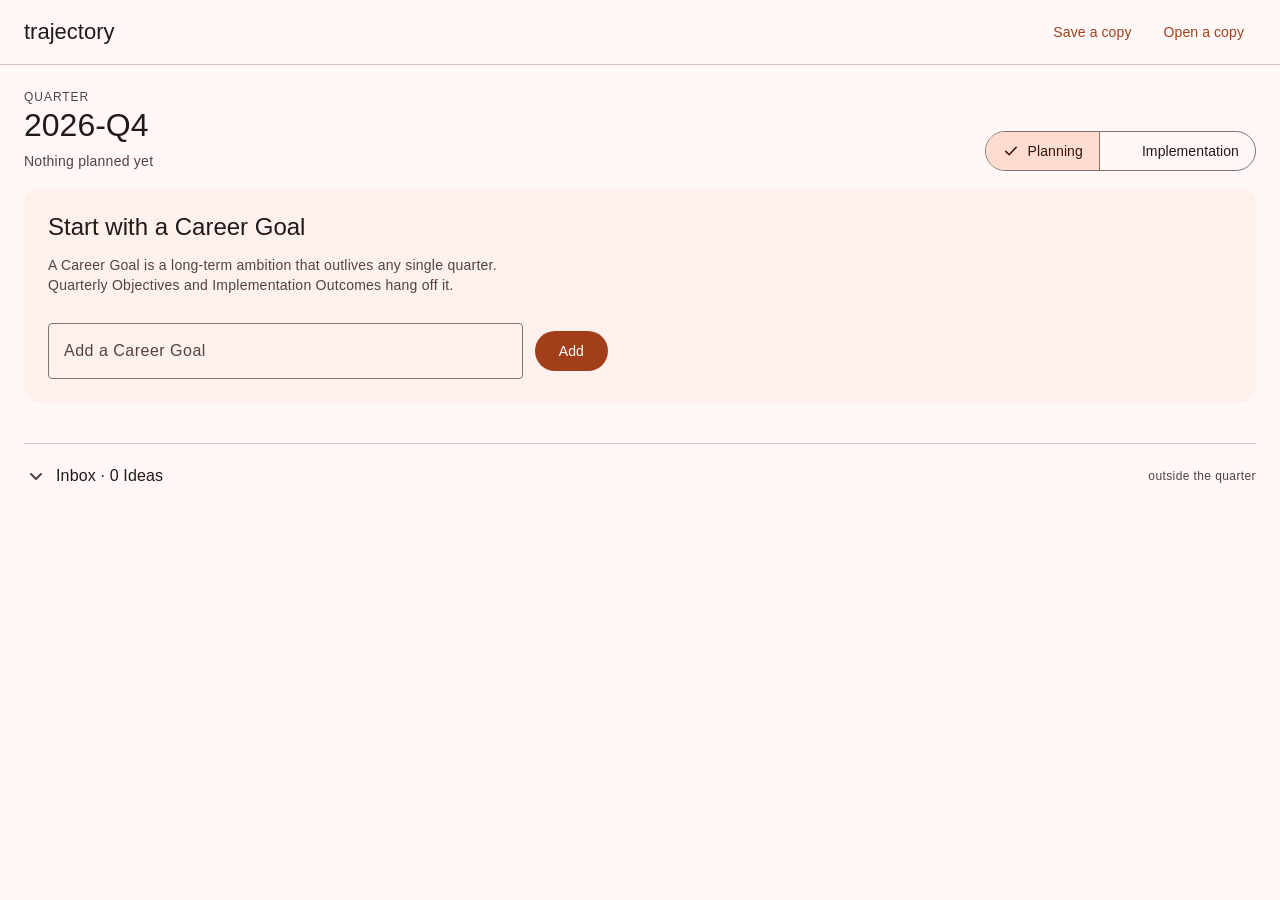
<file: index.html>
<!doctype html>
<html lang="en">
<head>
<meta charset="utf-8">
<meta name="viewport" content="width=device-width, initial-scale=1">
<title>trajectory</title>
<meta name="description" content="Set long-term ambitions and trace implementation work back up to them.">
<link rel="stylesheet" href="src/tokens.css">
<link rel="stylesheet" href="src/m3.css">
<link rel="stylesheet" href="src/styles.css">
</head>
<body>
  <main id="app"></main>
  <div id="snack" class="md-snackbar" role="status" aria-live="polite"></div>
  <dialog id="dialog" class="md-dialog" aria-labelledby="dialog-headline">
    <div class="md-dialog__surface">
      <h2 class="md-dialog__headline" id="dialog-headline"></h2>
      <p class="md-dialog__body" id="dialog-body"></p>
      <div class="md-dialog__actions">
        <button type="button" class="md-button md-button--text md-layer" id="dialog-cancel">Cancel</button>
        <button type="button" class="md-button md-button--text md-button--danger md-layer" id="dialog-confirm">Confirm</button>
      </div>
    </div>
  </dialog>
  <input id="import-file" type="file" accept="application/json,.json" hidden>
  <noscript>
    <p style="max-width:60ch;margin:40px auto;padding:0 24px;font-size:16px">
      trajectory is a static app driven by JavaScript. Enable it, or serve the folder and open it in a browser.
    </p>
  </noscript>
  <script type="module" src="src/app.js"></script>
</body>
</html>
</file>
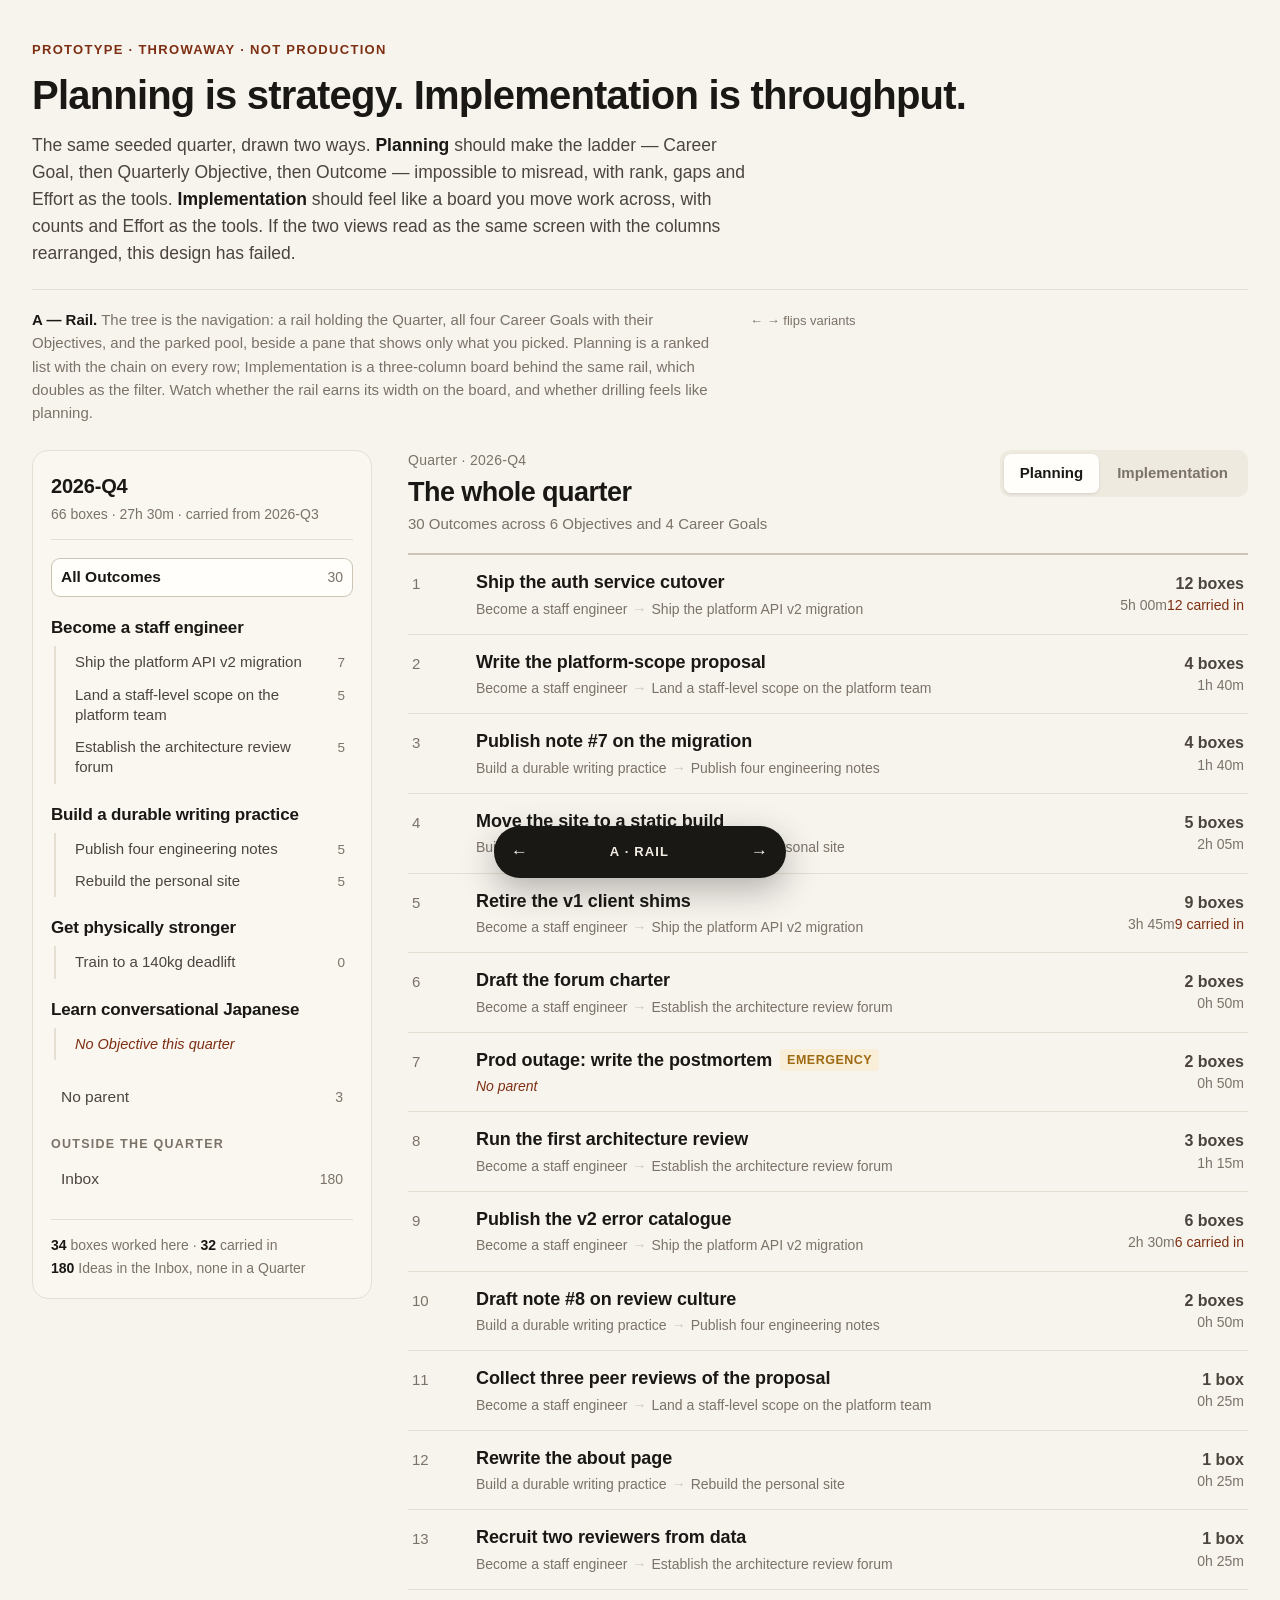
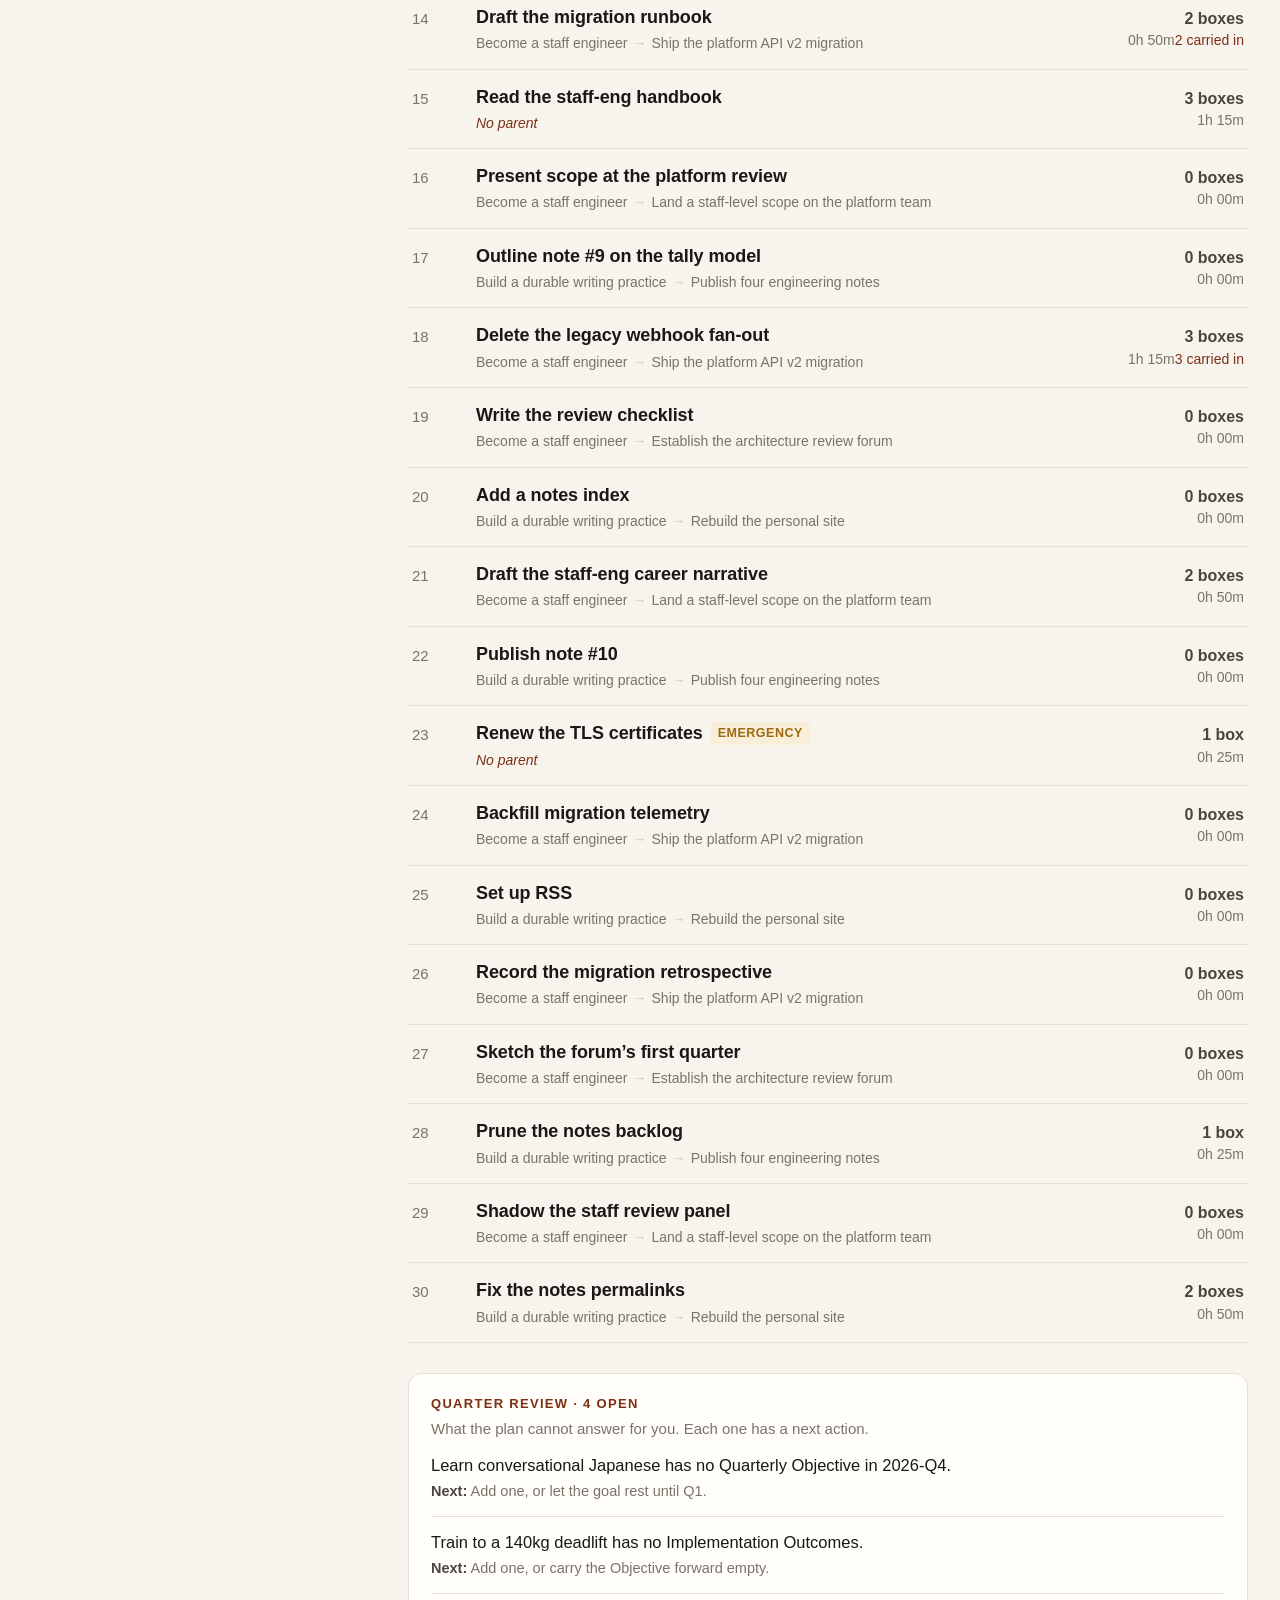
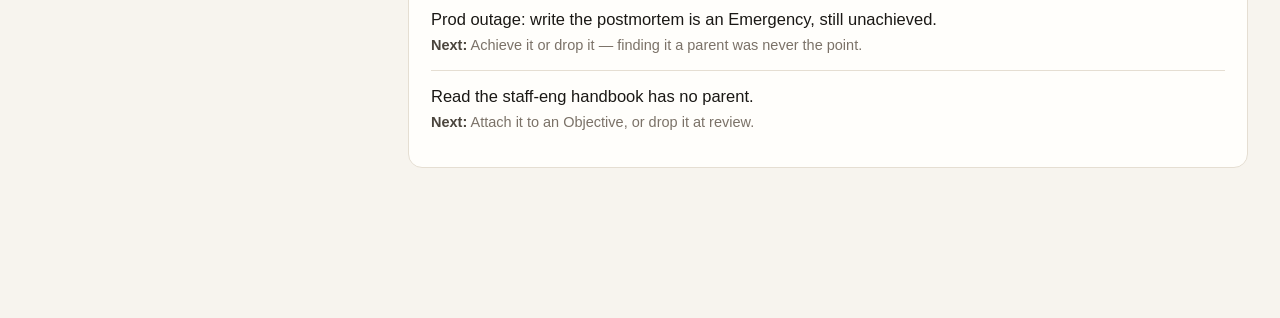
<file: prototype/board-and-planning.html>
<!doctype html>
<!--
  PROTOTYPE — throwaway. Not production, not the real app.

  Plan: two variants of the Planning view + Implementation board, switchable via
  ?variant=A|B, ?view=planning|implementation and (variant A) ?scope=<id>, on a
  standalone page because the app has no routes or components yet (UI.md sub-shape B).

  The question: the two views should be different jobs, not two renderings of one
  list. Planning is strategic — Career Goal > Quarterly Objective > Outcome, read as
  a ladder, with gaps and rank as the tools. Implementation is operational — a board
  you push work across, with counts and Effort as the tools.

  Second question, seeded deliberately: there are 180 Ideas in the Inbox (see
  docs/adr/0003-the-inbox-is-outside-the-tiers.md). None of them is in a Quarter.
  Can you hold that much uncommitted thought without the quarter itself getting noisy?
  A answers with a navigation rail you drill into; B answers with a page you fold up.

  Quarter 2026-Q4, carried from 2026-Q3. 30 Outcomes, 66 boxes, 32 of them carried in.
-->
<html lang="en">
<head>
<meta charset="utf-8">
<meta name="viewport" content="width=device-width, initial-scale=1">
<title>Prototype — planning and implementation views</title>
<style>
  :root{
    --paper:#f7f4ee;
    --surface:#fffefb;
    --sunk:#faf7f1;
    --ink:#1a1815;
    --ink-soft:#4b453d;
    --muted:#7b7268;
    --line:#e5ded2;
    --line-strong:#cdc4b5;
    --accent:#a8431f;
    --accent-soft:#f7e7de;
    --accent-ink:#7d2f13;
    --green:#3d6a4f;
    --green-soft:#eaf0e8;
    --amber:#9d6a12;
    --amber-soft:#f9eed8;
    --font:-apple-system,BlinkMacSystemFont,"Segoe UI",Roboto,"Helvetica Neue",Arial,sans-serif;
  }
  *{box-sizing:border-box}
  html,body{margin:0;padding:0}
  body{
    background:var(--paper);color:var(--ink);font-family:var(--font);
    font-size:17px;line-height:1.5;-webkit-font-smoothing:antialiased;
    font-variant-numeric:tabular-nums;
  }
  button{font:inherit;color:inherit;background:none;border:0;cursor:pointer;text-align:left}
  h1,h2,h3,h4,p,figure{margin:0}
  ul,ol{margin:0;padding:0;list-style:none}
  :focus-visible{outline:2px solid var(--accent);outline-offset:2px}

  /* shared bits ------------------------------------------------------- */
  .pill{display:inline-block;font-size:12.5px;line-height:1;letter-spacing:.04em;text-transform:uppercase;font-weight:700;padding:5px 7px;border-radius:4px;white-space:nowrap}
  .pill-em{background:var(--amber-soft);color:var(--amber)}
  .carry{color:var(--accent-ink)}
  .num{font-variant-numeric:tabular-nums}

  .shell-head{max-width:1440px;margin:0 auto;padding:40px 32px 26px}
  .eyebrow{font-size:13px;letter-spacing:.1em;text-transform:uppercase;color:var(--accent-ink);font-weight:700}
  .shell-head h1{font-size:clamp(30px,3.4vw,40px);font-weight:650;letter-spacing:-.02em;margin:12px 0 14px;line-height:1.15}
  .lede{max-width:74ch;color:var(--ink-soft);font-size:17.5px;line-height:1.55}
  .lede b{color:var(--ink);font-weight:650}
  .meta{display:flex;flex-wrap:wrap;gap:10px 34px;align-items:baseline;margin-top:22px;padding-top:18px;border-top:1px solid var(--line)}
  .vnote{max-width:82ch;font-size:15px;color:var(--muted);flex:1 1 480px;line-height:1.55}
  .vnote strong{color:var(--ink);font-weight:650}
  .hint{font-size:13px;color:var(--muted);white-space:nowrap}

  /* switcher — deliberately not part of either design ------------------ */
  .switchbar{position:fixed;left:50%;bottom:22px;transform:translateX(-50%);z-index:60;display:flex;align-items:center;gap:2px;background:#1a1815;color:#f7f4ee;border-radius:999px;padding:6px;box-shadow:0 12px 34px rgba(26,24,21,.3)}
  .switchbar button{width:40px;height:40px;border-radius:50%;display:grid;place-items:center;font-size:17px;color:#f7f4ee;text-align:center}
  .switchbar button:hover{background:rgba(255,255,255,.14)}
  .vlabel{min-width:196px;text-align:center;font-size:13px;letter-spacing:.09em;text-transform:uppercase;font-weight:700;color:#f3ede4}

  /* shared view toggle ------------------------------------------------ */
  .vtoggle{display:inline-flex;background:#efeae0;border-radius:10px;padding:4px;gap:2px;flex:0 0 auto}
  .vtoggle button{font-size:15px;font-weight:600;padding:8px 16px;border-radius:7px;color:var(--muted);white-space:nowrap}
  .vtoggle button.is-on{background:var(--surface);color:var(--ink);box-shadow:0 1px 3px rgba(26,24,21,.12)}

  /* ==================================================================
     VARIANT A — Rail. The tree is the navigation; the pane is the work.
     ================================================================== */
  .a-shell{max-width:1440px;margin:0 auto;padding:0 32px 150px;display:grid;grid-template-columns:340px minmax(0,1fr);gap:36px;align-items:start}
  .a-rail{position:sticky;top:24px;border:1px solid var(--line);border-radius:16px;background:var(--sunk);padding:20px 18px 18px}
  .a-rail-head{padding-bottom:14px;border-bottom:1px solid var(--line)}
  .a-q{font-size:20px;font-weight:650;letter-spacing:-.01em}
  .a-q-sub{font-size:14px;color:var(--muted);margin-top:3px}
  .a-rail-sec{margin-top:18px}
  .a-sec-label{font-size:12.5px;letter-spacing:.1em;text-transform:uppercase;color:var(--muted);font-weight:700;margin-bottom:6px}
  .a-node{display:flex;align-items:baseline;gap:10px;width:100%;padding:9px 10px;border-radius:9px;font-size:15.5px;line-height:1.35;color:var(--ink-soft)}
  .a-node:hover{background:rgba(255,255,255,.75)}
  .a-node.is-on{background:var(--surface);color:var(--ink);font-weight:600;box-shadow:inset 0 0 0 1px var(--line-strong)}
  .a-node-title{flex:1 1 auto;min-width:0}
  .a-node-n{font-size:14px;color:var(--muted);font-weight:500;flex:0 0 auto}
  .a-goal{margin-top:20px}
  .a-goal>h3{font-size:17px;font-weight:650;line-height:1.3;letter-spacing:-.01em}
  .a-obj-list{margin:7px 0 0 3px;padding-left:11px;border-left:2px solid var(--line)}
  .a-obj{padding:6px 8px;border-radius:7px;width:100%;display:flex;gap:8px;align-items:baseline;font-size:15px;color:var(--ink-soft);line-height:1.35}
  .a-obj:hover{background:rgba(255,255,255,.75)}
  .a-obj.is-on{background:var(--surface);color:var(--ink);font-weight:600;box-shadow:inset 0 0 0 1px var(--line-strong)}
  .a-obj span:first-child{flex:1 1 auto;min-width:0}
  .a-obj .n{font-size:13.5px;color:var(--muted);font-weight:500}
  .a-hole{font-size:14.5px;font-style:italic;color:var(--accent-ink);padding:6px 8px;line-height:1.4}
  .a-rail-foot{margin-top:20px;padding-top:14px;border-top:1px solid var(--line);font-size:14px;color:var(--muted);line-height:1.65}
  .a-rail-foot b{color:var(--ink);font-weight:650}

  .a-pane{min-width:0}
  .a-pane-head{display:flex;align-items:flex-start;justify-content:space-between;gap:24px;padding-bottom:18px;border-bottom:2px solid var(--line-strong);flex-wrap:wrap}
  .a-crumb{font-size:14px;color:var(--muted);letter-spacing:.02em}
  .a-title{font-size:27px;font-weight:650;letter-spacing:-.02em;line-height:1.2;margin-top:5px}
  .a-sub{font-size:15px;color:var(--muted);margin-top:4px}

  /* planning list */
  .a-row{display:grid;grid-template-columns:46px minmax(0,1fr) 168px;gap:18px;align-items:start;padding:15px 4px;border-bottom:1px solid var(--line)}
  .a-row:hover{background:rgba(255,255,255,.6)}
  .a-rank{font-size:15px;color:var(--muted);padding-top:3px}
  .a-row-title{font-size:18px;font-weight:600;line-height:1.35;letter-spacing:-.005em}
  .a-chain{font-size:14px;color:var(--muted);margin-top:4px;line-height:1.45}
  .a-chain .sep{color:var(--line-strong);padding:0 5px}
  .a-none{font-style:italic;color:var(--accent-ink)}
  .a-effort{text-align:right;font-size:14px;color:var(--muted);line-height:1.45;padding-top:2px}
  .a-effort b{display:block;font-size:16px;font-weight:650;color:var(--ink-soft)}
  .a-split{color:var(--accent-ink);margin-top:2px}

  /* review */
  .a-review{margin-top:30px;background:var(--surface);border:1px solid var(--line);border-radius:14px;padding:20px 22px}
  .a-review h3{font-size:13px;letter-spacing:.1em;text-transform:uppercase;color:var(--accent-ink);font-weight:700}
  .a-review>p{font-size:15px;color:var(--muted);margin-top:4px}
  .a-review li{padding:14px 0;border-top:1px solid var(--line);font-size:16.5px;line-height:1.45}
  .a-review li:first-of-type{border-top:0}
  .a-review .next{font-size:14.5px;color:var(--muted);margin-top:3px}
  .a-review .next b{color:var(--ink-soft);font-weight:600}

  /* board */
  .a-board-sum{display:flex;flex-wrap:wrap;gap:6px 22px;align-items:baseline;font-size:15px;color:var(--muted);padding:16px 0 18px}
  .a-board-sum b{color:var(--ink);font-weight:650}
  .a-hide{font-size:14.5px;font-weight:600;color:var(--accent-ink);text-decoration:underline;text-underline-offset:3px;margin-left:auto}
  .a-board{display:grid;grid-template-columns:repeat(3,minmax(0,1fr));gap:18px;align-items:start}
  .a-col{background:var(--sunk);border:1px solid var(--line);border-radius:14px;padding:12px 12px 14px;min-height:120px}
  .a-col-head{display:flex;align-items:baseline;justify-content:space-between;gap:10px;padding:2px 4px 11px;margin-bottom:2px;border-bottom:1px solid var(--line)}
  .a-col-head h3{font-size:14px;letter-spacing:.07em;text-transform:uppercase;font-weight:700;color:var(--ink-soft)}
  .a-col-n{font-size:15px;color:var(--muted)}
  .a-card{background:var(--surface);border:1px solid var(--line);border-radius:11px;padding:13px 14px 12px;margin-top:10px}
  .a-card-title{font-size:16.5px;font-weight:600;line-height:1.35}
  .a-card .a-chain{font-size:13.5px;margin-top:5px}
  .a-card-foot{display:flex;align-items:baseline;justify-content:space-between;gap:10px;margin-top:10px;font-size:13.5px;color:var(--muted)}
  .a-card-foot b{font-size:14.5px;font-weight:650;color:var(--ink-soft)}
  .a-card.is-em{border-left:3px solid var(--amber);padding-left:12px}
  .a-card.is-achieved{background:var(--green-soft);border-color:#dbe4d7}
  .a-card.is-achieved .a-card-title{color:var(--ink-soft);font-weight:550}
  .a-done{color:var(--green);font-weight:700;margin-left:4px}
  .a-empty,.a-col-empty,.b-col-empty{font-size:14.5px;color:var(--muted);padding:14px 4px;line-height:1.5}
  .a-col-more{font-size:14px;color:var(--muted);padding:16px 4px;line-height:1.5}
  .a-col-more button{color:var(--accent-ink);font-weight:600;text-decoration:underline;text-underline-offset:3px}

  /* ==================================================================
     VARIANT B — Document. No rail; the page itself is the navigation.
     ================================================================== */
  .b-shell{max-width:1080px;margin:0 auto;padding:0 32px 150px}
  .b-top{display:flex;align-items:flex-start;justify-content:space-between;gap:24px;padding-bottom:16px;border-bottom:2px solid var(--line-strong);flex-wrap:wrap}
  .b-q{font-size:20px;font-weight:650;letter-spacing:-.01em}
  .b-q-sub{font-size:14px;color:var(--muted);margin-top:3px}
  .b-strip{display:flex;flex-wrap:wrap;gap:6px 24px;font-size:15px;color:var(--muted);padding:16px 0 4px}
  .b-strip b{color:var(--ink);font-weight:650}

  .b-review{margin:22px 0 0;background:var(--surface);border:1px solid var(--line);border-left:4px solid var(--accent);border-radius:10px;padding:18px 22px 20px}
  .b-review h2{font-size:13px;letter-spacing:.1em;text-transform:uppercase;color:var(--accent-ink);font-weight:700}
  .b-review ul{margin-top:6px;display:grid;grid-template-columns:1fr 1fr;gap:0 34px}
  .b-review li{padding:13px 0;border-top:1px solid var(--line);font-size:16px;line-height:1.45}
  .b-review li:nth-child(-n+2){border-top:0}
  .b-review .next{font-size:14.5px;color:var(--muted);margin-top:3px}
  .b-review .next b{color:var(--ink-soft);font-weight:600}

  .b-index{display:flex;flex-wrap:wrap;gap:8px;margin-top:26px;align-items:center}
  .b-index a{font-size:14.5px;font-weight:600;color:var(--ink-soft);text-decoration:none;border:1px solid var(--line-strong);border-radius:999px;padding:7px 14px;background:var(--surface)}
  .b-index a:hover{border-color:var(--ink-soft)}
  .b-index .n{color:var(--muted);font-weight:500;margin-left:5px}

  .b-chapter{margin-top:46px}
  .b-chapter>h2{font-size:31px;font-weight:650;letter-spacing:-.025em;line-height:1.2}
  .b-chapter-sub{font-size:14.5px;color:var(--muted);margin-top:4px}
  .b-section{border-top:1px solid var(--line);padding:22px 0 8px;margin-top:22px}
  .b-sec-head{display:flex;align-items:baseline;justify-content:space-between;gap:20px;flex-wrap:wrap}
  .b-sec-head h3{font-size:21px;font-weight:650;letter-spacing:-.015em;line-height:1.3;max-width:62ch}
  .b-sec-meta{font-size:14.5px;color:var(--muted);white-space:nowrap}
  .b-sec-meta b{color:var(--ink-soft);font-weight:650}
  .b-sec-flag{font-size:14px;color:var(--accent-ink);margin-top:4px}
  .b-rows{margin-top:14px}
  .b-row{display:grid;grid-template-columns:44px minmax(0,1fr) 150px;gap:16px;align-items:start;padding:12px 2px;border-top:1px solid #f0eae0}
  .b-row:first-child{border-top:0}
  .b-rank{font-size:15px;color:#b6ab9b;padding-top:2px}
  .b-row-title{font-size:17.5px;font-weight:600;line-height:1.35}
  .b-tags{display:inline-flex;gap:6px;margin-left:8px;vertical-align:2px}
  .b-q{font-size:14px;color:var(--accent-ink);margin-top:4px;line-height:1.45}
  .b-effort{text-align:right;font-size:13.5px;color:var(--muted);line-height:1.45;padding-top:2px}
  .b-effort b{display:block;font-size:15.5px;font-weight:650;color:var(--ink-soft)}
  .b-hole{border:1px dashed var(--line-strong);border-radius:10px;padding:16px 18px;font-size:15.5px;color:var(--muted);line-height:1.5;margin-top:12px}
  .b-hole b{display:block;color:var(--accent-ink);font-size:12.5px;letter-spacing:.09em;text-transform:uppercase;margin-bottom:4px}

  .b-pool{margin-top:40px;border-top:1px solid var(--line-strong);padding-top:18px}
  .b-pool summary{font-size:17px;font-weight:650;cursor:pointer;list-style:none;display:flex;justify-content:space-between;align-items:baseline;gap:18px}
  .b-pool summary::-webkit-details-marker{display:none}
  .b-pool summary::before{content:"+";display:inline-block;width:16px;color:var(--accent);font-weight:700}
  .b-pool[open] summary::before{content:"\2212"}
  .b-pool .pool-note{font-size:14.5px;color:var(--muted);margin:8px 0 4px 16px;max-width:70ch;line-height:1.55}
  .b-pool-list{columns:2;column-gap:40px;margin:14px 0 0 16px}
  .b-pool-list li{font-size:15px;color:var(--ink-soft);padding:7px 0;border-top:1px solid #f0eae0;break-inside:avoid;line-height:1.4}

  /* B board — full canvas */
  .b-board-top{display:flex;align-items:flex-start;justify-content:space-between;gap:24px;padding-bottom:16px;border-bottom:2px solid var(--line-strong);flex-wrap:wrap}
  .b-board-sum{display:flex;flex-wrap:wrap;gap:6px 26px;align-items:baseline;font-size:15.5px;color:var(--muted);padding:16px 0 4px;position:sticky;top:0;background:var(--paper);z-index:5}
  .b-board-sum b{color:var(--ink);font-weight:650}
  .b-board{display:grid;grid-template-columns:repeat(3,minmax(0,1fr));gap:22px;margin-top:16px;align-items:start}
  .b-col-head{display:flex;align-items:baseline;justify-content:space-between;gap:10px;padding-bottom:10px;border-bottom:2px solid var(--line-strong)}
  .b-col-head h3{font-size:14px;letter-spacing:.08em;text-transform:uppercase;font-weight:700;color:var(--ink-soft)}
  .b-col-n{font-size:15px;color:var(--muted)}
  .b-card{background:var(--surface);border:1px solid var(--line);border-radius:12px;padding:15px 16px 13px;margin-top:12px}
  .b-card h4{font-size:17px;font-weight:600;line-height:1.35}
  .b-card .a-chain{font-size:13.5px;margin-top:6px}
  .b-card-foot{display:flex;align-items:baseline;justify-content:space-between;gap:10px;margin-top:12px;font-size:13.5px;color:var(--muted)}
  .b-card-foot b{font-size:14.5px;font-weight:650;color:var(--ink-soft)}
  .b-card.is-em{border-left:3px solid var(--amber);padding-left:13px}
  .b-card.is-achieved{background:var(--green-soft);border-color:#dbe4d7}
  .b-card.is-achieved h4{color:var(--ink-soft);font-weight:550}
  .b-col-more{font-size:14px;color:var(--muted);padding:14px 2px;line-height:1.5}
  .b-col-more button{color:var(--accent-ink);font-weight:600;text-decoration:underline;text-underline-offset:3px}

  @media (max-width:1060px){
    .a-shell{grid-template-columns:1fr;gap:22px}
    .a-rail{position:static}
  }
  @media (max-width:820px){
    .a-board,.b-board{grid-template-columns:1fr}
    .b-review ul{grid-template-columns:1fr}
    .b-review li:nth-child(2){border-top:1px solid var(--line)}
    .a-row,.b-row{grid-template-columns:38px minmax(0,1fr);}
    .a-effort,.b-effort{grid-column:2;text-align:left;display:flex;gap:8px;align-items:baseline;margin-top:4px}
    .a-effort b,.b-effort b{display:inline}
    .b-pool-list{columns:1}
  }
</style>
</head>
<body>
  <header class="shell-head">
    <p class="eyebrow">Prototype &middot; throwaway &middot; not production</p>
    <h1>Planning is strategy. Implementation is throughput.</h1>
    <p class="lede">
      The same seeded quarter, drawn two ways. <b>Planning</b> should make the ladder
      &mdash; Career Goal, then Quarterly Objective, then Outcome &mdash; impossible to misread,
      with rank, gaps and Effort as the tools. <b>Implementation</b> should feel like a board
      you move work across, with counts and Effort as the tools. If the two views read as
      the same screen with the columns rearranged, this design has failed.
    </p>
    <div class="meta">
      <p class="vnote" id="vnote"></p>
      <p class="hint">&larr; &rarr; flips variants</p>
    </div>
  </header>

  <main id="app"></main>

  <div class="switchbar" role="group" aria-label="Prototype variants">
    <button type="button" data-step="-1" aria-label="Previous variant">&larr;</button>
    <span class="vlabel" id="vlabel">A &middot; Rail</span>
    <button type="button" data-step="1" aria-label="Next variant">&rarr;</button>
  </div>

  <noscript><p style="max-width:60ch;margin:0 auto;padding:0 32px 80px;font-size:16px">This demo is a single HTML file driven by JavaScript. Enable it, or open the file directly in a browser.</p></noscript>

<script>
(function () {
  'use strict';

  // ---------------------------------------------------------------------
  // Seeded scenario. Read-only; nothing here is saved.
  // ---------------------------------------------------------------------
  var QUARTER = '2026-Q4';
  var PREVIOUS = '2026-Q3';

  var GOALS = [
    { id: 'g1', title: 'Become a staff engineer' },
    { id: 'g2', title: 'Build a durable writing practice' },
    { id: 'g3', title: 'Get physically stronger' },
    { id: 'g4', title: 'Learn conversational Japanese' }
  ];

  var OBJECTIVES = [
    { id: 'o1', goalId: 'g1', title: 'Ship the platform API v2 migration', carriedFrom: PREVIOUS },
    { id: 'o2', goalId: 'g1', title: 'Land a staff-level scope on the platform team' },
    { id: 'o3', goalId: 'g1', title: 'Establish the architecture review forum' },
    { id: 'o4', goalId: 'g2', title: 'Publish four engineering notes' },
    { id: 'o5', goalId: 'g2', title: 'Rebuild the personal site' },
    { id: 'o6', goalId: 'g3', title: 'Train to a 140kg deadlift' }
  ];

  // Listed in rank order; rank is the index + 1.
  var OUTCOMES = [
    { title: 'Ship the auth service cutover', objectiveId: 'o1', boxes: 12, carriedIn: 12, stage: 'doing' },
    { title: 'Write the platform-scope proposal', objectiveId: 'o2', boxes: 4, carriedIn: 0, stage: 'doing' },
    { title: 'Publish note #7 on the migration', objectiveId: 'o4', boxes: 4, carriedIn: 0, stage: 'achieved' },
    { title: 'Move the site to a static build', objectiveId: 'o5', boxes: 5, carriedIn: 0, stage: 'doing' },
    { title: 'Retire the v1 client shims', objectiveId: 'o1', boxes: 9, carriedIn: 9, stage: 'doing' },
    { title: 'Draft the forum charter', objectiveId: 'o3', boxes: 2, carriedIn: 0, stage: 'achieved' },
    { title: 'Prod outage: write the postmortem', objectiveId: null, boxes: 2, carriedIn: 0, stage: 'doing', emergency: true },
    { title: 'Run the first architecture review', objectiveId: 'o3', boxes: 3, carriedIn: 0, stage: 'doing' },
    { title: 'Publish the v2 error catalogue', objectiveId: 'o1', boxes: 6, carriedIn: 6, stage: 'achieved' },
    { title: 'Draft note #8 on review culture', objectiveId: 'o4', boxes: 2, carriedIn: 0, stage: 'doing' },
    { title: 'Collect three peer reviews of the proposal', objectiveId: 'o2', boxes: 1, carriedIn: 0, stage: 'todo' },
    { title: 'Rewrite the about page', objectiveId: 'o5', boxes: 1, carriedIn: 0, stage: 'achieved' },
    { title: 'Recruit two reviewers from data', objectiveId: 'o3', boxes: 1, carriedIn: 0, stage: 'doing' },
    { title: 'Draft the migration runbook', objectiveId: 'o1', boxes: 2, carriedIn: 2, stage: 'todo' },
    { title: 'Read the staff-eng handbook', objectiveId: null, boxes: 3, carriedIn: 0, stage: 'todo' },
    { title: 'Present scope at the platform review', objectiveId: 'o2', boxes: 0, carriedIn: 0, stage: 'todo' },
    { title: 'Outline note #9 on the tally model', objectiveId: 'o4', boxes: 0, carriedIn: 0, stage: 'todo' },
    { title: 'Delete the legacy webhook fan-out', objectiveId: 'o1', boxes: 3, carriedIn: 3, stage: 'todo' },
    { title: 'Write the review checklist', objectiveId: 'o3', boxes: 0, carriedIn: 0, stage: 'todo' },
    { title: 'Add a notes index', objectiveId: 'o5', boxes: 0, carriedIn: 0, stage: 'todo' },
    { title: 'Draft the staff-eng career narrative', objectiveId: 'o2', boxes: 2, carriedIn: 0, stage: 'todo' },
    { title: 'Publish note #10', objectiveId: 'o4', boxes: 0, carriedIn: 0, stage: 'todo' },
    { title: 'Renew the TLS certificates', objectiveId: null, boxes: 1, carriedIn: 0, stage: 'achieved', emergency: true },
    { title: 'Backfill migration telemetry', objectiveId: 'o1', boxes: 0, carriedIn: 0, stage: 'todo' },
    { title: 'Set up RSS', objectiveId: 'o5', boxes: 0, carriedIn: 0, stage: 'todo' },
    { title: 'Record the migration retrospective', objectiveId: 'o1', boxes: 0, carriedIn: 0, stage: 'todo' },
    { title: 'Sketch the forum\u2019s first quarter', objectiveId: 'o3', boxes: 0, carriedIn: 0, stage: 'todo' },
    { title: 'Prune the notes backlog', objectiveId: 'o4', boxes: 1, carriedIn: 0, stage: 'doing' },
    { title: 'Shadow the staff review panel', objectiveId: 'o2', boxes: 0, carriedIn: 0, stage: 'todo' },
    { title: 'Fix the notes permalinks', objectiveId: 'o5', boxes: 2, carriedIn: 0, stage: 'doing' }
  ].map(function (o, i) {
    return {
      id: 'u' + (i + 1), rank: i + 1, title: o.title, objectiveId: o.objectiveId,
      boxes: o.boxes, carriedIn: o.carriedIn, stage: o.stage, emergency: !!o.emergency
    };
  });

  // The Inbox: Ideas captured, not committed. No Quarter, no Objective, no Stage, no
  // Rank, no Effort (ADR 0003). This is the "hundreds over time" case to survive.
  var IDEA_LEADS = ['Draft', 'Sketch', 'Prototype', 'Audit', 'Rewrite', 'Measure',
                    'Collect', 'Automate', 'Document', 'Trim', 'Outline', 'Test'];
  var IDEA_TOPICS = ['the notes index', 'the on-call rota', 'the CSS layer order',
                     'the deploy pipeline', 'a reading list', 'the interview loop',
                     'the caching layer', 'the test fixtures', 'a talk proposal',
                     'the design tokens', 'the error budget', 'the runbook',
                     'the review checklist', 'the metrics dashboard', 'the glossary'];
  // 12 leads x 15 topics = 180 unique Ideas, walked with a stride coprime to 180 so
  // both halves change from one row to the next instead of cycling in lockstep.
  var IDEAS = [];
  for (var i = 0; i < 180; i++) {
    var n = (i * 113) % 180;
    IDEAS.push(IDEA_LEADS[n % IDEA_LEADS.length] + ' ' + IDEA_TOPICS[Math.floor(n / IDEA_LEADS.length) % IDEA_TOPICS.length]);
  }

  var STAGES = [
    { key: 'todo', label: 'Not started' },
    { key: 'doing', label: 'Doing' },
    { key: 'achieved', label: 'Achieved' }
  ];

  // ---------------------------------------------------------------------
  // Derivations — everything the app would compute rather than store.
  // ---------------------------------------------------------------------
  function esc(s) {
    return String(s).replace(/[&<>"]/g, function (c) {
      return { '&': '&amp;', '<': '&lt;', '>': '&gt;', '"': '&quot;' }[c];
    });
  }
  function byRank(a, b) { return a.rank - b.rank; }
  function ranked() { return OUTCOMES.slice().sort(byRank); }
  function outcomesFor(objectiveId) {
    return OUTCOMES.filter(function (o) { return o.objectiveId === objectiveId; }).sort(byRank);
  }
  function objectivesFor(goalId) {
    return OBJECTIVES.filter(function (o) { return o.goalId === goalId; });
  }
  function parentless() { return OUTCOMES.filter(function (o) { return !o.objectiveId; }).sort(byRank); }
  function objectiveOf(o) {
    return OBJECTIVES.filter(function (x) { return x.id === o.objectiveId; })[0] || null;
  }
  function goalOf(obj) {
    return obj ? GOALS.filter(function (g) { return g.id === obj.goalId; })[0] || null : null;
  }
  function sumBoxes(list) { return list.reduce(function (n, o) { return n + o.boxes; }, 0); }
  function objectiveBoxes(id) { return sumBoxes(outcomesFor(id)); }
  function goalBoxes(id) {
    return objectivesFor(id).reduce(function (n, obj) { return n + objectiveBoxes(obj.id); }, 0);
  }
  function hours(boxes) {
    var m = boxes * 25;
    return Math.floor(m / 60) + 'h ' + String(m % 60).padStart(2, '0') + 'm';
  }
  function boxesLabel(n) { return n + (n === 1 ? ' box' : ' boxes'); }
  function totals() {
    var all = sumBoxes(OUTCOMES);
    var carried = OUTCOMES.reduce(function (n, o) { return n + o.carriedIn; }, 0);
    return { all: all, carried: carried, worked: all - carried, count: OUTCOMES.length };
  }

  // Gaps are computed, never recorded: a goal with no Objective, an Objective with
  // no Outcomes, a parentless Outcome that is not an Emergency.
  function reviewItems() {
    var items = [];
    GOALS.forEach(function (g) {
      if (!objectivesFor(g.id).length) items.push({
        kind: 'goal',
        title: g.title + ' has no Quarterly Objective in ' + QUARTER + '.',
        next: 'Add one, or let the goal rest until Q1.'
      });
    });
    OBJECTIVES.forEach(function (obj) {
      if (!outcomesFor(obj.id).length) items.push({
        kind: 'objective',
        title: obj.title + ' has no Implementation Outcomes.',
        next: 'Add one, or carry the Objective forward empty.'
      });
    });
    parentless().forEach(function (o) {
      // An achieved Outcome has nothing left to decide.
      if (o.stage === 'achieved') return;
      if (o.emergency) {
        items.push({
          kind: 'emergency',
          title: o.title + ' is an Emergency, still unachieved.',
          next: 'Achieve it or drop it \u2014 finding it a parent was never the point.'
        });
      } else {
        items.push({
          kind: 'parentless',
          title: o.title + ' has no parent.',
          next: 'Attach it to an Objective, or drop it at review.'
        });
      }
    });
    return items;
  }

  function chain(o) {
    if (!o.objectiveId) return { none: true, text: 'No parent' };
    var obj = objectiveOf(o);
    return { none: false, goal: goalOf(obj).title, objective: obj.title };
  }
  function chainHtml(o) {
    var c = chain(o);
    if (c.none) return '<span class="a-none">No parent</span>';
    return esc(c.goal) + '<span class="sep">&#8594;</span>' + esc(c.objective);
  }
  function tagsFor(o) {
    var out = '';
    if (o.emergency) out += '<span class="pill pill-em">Emergency</span>';
    return out ? '<span class="b-tags">' + out + '</span>' : '';
  }

  // ---------------------------------------------------------------------
  // Shared pieces
  // ---------------------------------------------------------------------
  function viewToggle(mode, cls) {
    return '<div class="' + (cls || 'vtoggle') + '" role="group" aria-label="View">' +
      '<button type="button" data-mode="planning" class="' + (mode === 'planning' ? 'is-on' : '') + '" aria-pressed="' + (mode === 'planning') + '">Planning</button>' +
      '<button type="button" data-mode="implementation" class="' + (mode === 'implementation' ? 'is-on' : '') + '" aria-pressed="' + (mode === 'implementation') + '">Implementation</button>' +
    '</div>';
  }

  // One board renderer, two skins. Order inside a column is Rank; the number itself
  // is a planning concern and is not shown here.
  function boardHtml(list, prefix, hideAchieved, emptyText) {
    return '<div class="' + prefix + '-board">' + STAGES.map(function (s) {
      var outs = list.filter(function (o) { return o.stage === s.key; }).sort(byRank);
      var hidden = hideAchieved && s.key === 'achieved';
      return '<section class="' + prefix + '-col" data-stage="' + s.key + '">' +
        '<header class="' + prefix + '-col-head"><h3>' + s.label + '</h3><span class="' + prefix + '-col-n">' + outs.length + '</span></header>' +
        (hidden
          ? '<p class="' + prefix + '-col-more">' + outs.length + ' achieved. <button type="button" data-toggle-achieved="1">Show them</button></p>'
          : (outs.length ? outs.map(function (o) { return cardHtml(o, prefix); }).join('')
                         : '<p class="' + prefix + '-col-empty">' + emptyText + '</p>')) +
      '</section>';
    }).join('') + '</div>';
  }

  function cardHtml(o, prefix) {
    var cls = prefix + '-card' + (o.emergency ? ' is-em' : '') + (o.stage === 'achieved' ? ' is-achieved' : '');
    var split = o.carriedIn
      ? '<span class="carry">' + o.carriedIn + ' carried in</span>'
      : (o.stage === 'achieved' ? '<span class="a-done">&#10003;</span>' : '');
    var t = 'h4';
    return '<article class="' + cls + '">' +
      '<' + t + ' class="' + prefix + '-card-title">' + esc(o.title) + '</' + t + '>' +
      (o.emergency ? '<span class="pill pill-em" style="margin-top:7px;display:inline-block">Emergency</span>' : '') +
      '<p class="a-chain">' + chainHtml(o) + '</p>' +
      '<div class="' + prefix + '-card-foot"><b>' + boxesLabel(o.boxes) + '</b><span>' + hours(o.boxes) + '</span>' + split + '</div>' +
    '</article>';
  }

  function boardSummary(list, prefix) {
    var b = sumBoxes(list);
    var carried = list.reduce(function (n, o) { return n + o.carriedIn; }, 0);
    var doing = list.filter(function (o) { return o.stage === 'doing'; }).length;
    return '<div class="' + prefix + '-board-sum">' +
      '<span><b>' + list.length + '</b> Outcomes</span>' +
      '<span><b>' + doing + '</b> doing</span>' +
      '<span><b>' + sumBoxes(list.filter(function (o) { return o.stage === 'achieved'; })) + '</b> boxes spent</span>' +
      '<span><b>' + b + '</b> boxes &middot; ' + hours(b) + '</span>' +
      (carried ? '<span>' + carried + ' carried in</span>' : '') +
      '<button type="button" class="a-hide" data-toggle-achieved="1">' + (hideAchieved ? 'Show achieved' : 'Hide achieved') + '</button>' +
    '</div>';
  }

  // ---------------------------------------------------------------------
  // VARIANT A — Rail
  // ---------------------------------------------------------------------
  function railNode(label, count, scopeKey, on) {
    return '<button type="button" class="a-node' + (on ? ' is-on' : '') + '" data-scope="' + scopeKey + '"' +
      (on ? ' aria-current="true"' : '') + '>' +
      '<span class="a-node-title">' + label + '</span><span class="a-node-n">' + count + '</span>' +
    '</button>';
  }

  function aRail() {
    var t = totals();
    var html = '<div class="a-rail-head">' +
      '<p class="a-q">' + QUARTER + '</p>' +
      '<p class="a-q-sub">' + boxesLabel(t.all) + ' &middot; ' + hours(t.all) + ' &middot; carried from ' + PREVIOUS + '</p>' +
    '</div>';

    html += '<div class="a-rail-sec">' + railNode('All Outcomes', t.count, 'all', scope === 'all') + '</div>';

    html += '<div class="a-rail-sec">';
    GOALS.forEach(function (g) {
      var objs = objectivesFor(g.id);
      html += '<div class="a-goal"><h3>' + esc(g.title) + '</h3><div class="a-obj-list">';
      if (!objs.length) {
        html += '<p class="a-hole">No Objective this quarter</p>';
      }
      objs.forEach(function (obj) {
        var n = outcomesFor(obj.id).length;
        html += '<button type="button" class="a-obj' + (scope === obj.id ? ' is-on' : '') + '" data-scope="' + obj.id + '"' +
          (scope === obj.id ? ' aria-current="true"' : '') + '>' +
          '<span>' + esc(obj.title) + '</span><span class="n">' + n + '</span>' +
        '</button>';
      });
      html += '</div></div>';
    });
    html += '</div>';

    html += '<div class="a-rail-sec">' +
      railNode('No parent', parentless().length, 'noparent', scope === 'noparent') +
    '</div>';

    html += '<div class="a-rail-sec">' +
      '<p class="a-sec-label">Outside the quarter</p>' +
      railNode('Inbox', IDEAS.length, 'ideas', scope === 'ideas') +
    '</div>';

    html += '<div class="a-rail-foot">' +
      '<b>' + t.worked + '</b> boxes worked here &middot; <b>' + t.carried + '</b> carried in<br>' +
      '<b>' + IDEAS.length + '</b> Ideas in the Inbox, none in a Quarter' +
    '</div>';
    return html;
  }

  function scopedOutcomes() {
    if (scope === 'all') return ranked();
    if (scope === 'noparent') return parentless();
    if (scope === 'ideas') return [];
    return outcomesFor(scope);
  }

  function aPaneHead(mode) {
    var crumb = 'Quarter &middot; ' + QUARTER;
    var title, sub;
    if (scope === 'all') {
      title = 'The whole quarter';
      sub = totals().count + ' Outcomes across ' + OBJECTIVES.length + ' Objectives and ' + GOALS.length + ' Career Goals';
    } else if (scope === 'noparent') {
      title = 'No parent';
      sub = parentless().length + ' Outcomes to attach or drop at review';
    } else if (scope === 'ideas') {
      crumb = 'Outside the quarter &middot; not part of ' + QUARTER;
      title = 'Inbox';
      sub = IDEAS.length + ' Ideas captured, none placed in a Quarter yet';
    } else {
      var obj = OBJECTIVES.filter(function (o) { return o.id === scope; })[0];
      crumb = esc(goalOf(obj).title) + ' &middot; Quarterly Objective';
      title = esc(obj.title);
      sub = outcomesFor(obj.id).length + ' Outcomes &middot; ' + objectiveBoxes(obj.id) + ' boxes &middot; ' + hours(objectiveBoxes(obj.id)) +
        (obj.carriedFrom ? ' &middot; carried from ' + obj.carriedFrom : '');
    }
    return '<div class="a-pane-head"><div>' +
      '<p class="a-crumb">' + crumb + '</p>' +
      '<h2 class="a-title">' + title + '</h2>' +
      '<p class="a-sub">' + sub + '</p>' +
    '</div>' + viewToggle(mode) + '</div>';
  }

  function aRow(o, showChain) {
    return '<div class="a-row">' +
      '<span class="a-rank">' + o.rank + '</span>' +
      '<div>' +
        '<div class="a-row-title">' + esc(o.title) + tagsFor(o) + '</div>' +
        (showChain ? '<p class="a-chain">' + chainHtml(o) + '</p>' : '') +
      '</div>' +
      '<div class="a-effort"><b>' + boxesLabel(o.boxes) + '</b>' + hours(o.boxes) +
        (o.carriedIn ? '<span class="a-split">' + o.carriedIn + ' carried in</span>' : '') +
      '</div>' +
    '</div>';
  }

  function aPlan() {
    var list = scopedOutcomes();
    var html = '';
    if (scope === 'ideas') {
      html += '<p class="a-sub" style="margin:18px 0 6px;max-width:62ch">These are Ideas, not Outcomes: no Quarter, no Objective, no Effort, no rank. Triage promotes one into a Career Goal, an Objective or an Outcome \u2014 which consumes it \u2014 or discards it. Nothing here is a Gap.</p>';
      html += '<div class="a-pool" style="margin-top:14px;border-top:1px solid var(--line)">' +
        IDEAS.slice(0, 40).map(function (t) {
          return '<div class="a-row" style="grid-template-columns:minmax(0,1fr);padding:11px 4px"><span class="a-row-title" style="font-size:16px;font-weight:500">' + esc(t) + '</span></div>';
        }).join('') +
      '</div>';
      html += '<p class="a-sub" style="margin-top:16px">Showing 40 of ' + IDEAS.length + '. An Inbox is cleared in batches, not read end to end \u2014 the count in the rail is the part that matters.</p>';
      return html;
    }
    if (!list.length) {
      html += '<p class="a-empty">Nothing here yet.</p>';
    } else {
      // When the pane is not already inside one Objective, the chain has to be on the row.
      var showChain = scope === 'all' || scope === 'noparent';
      html += list.map(function (o) { return aRow(o, showChain); }).join('');
    }
    if (scope === 'all') html += aReview();
    return html;
  }

  function aReview() {
    var items = reviewItems();
    return '<section class="a-review">' +
      '<h3>Quarter review &middot; ' + items.length + ' open</h3>' +
      '<p>What the plan cannot answer for you. Each one has a next action.</p>' +
      '<ul>' + items.map(function (it) {
        return '<li>' + esc(it.title) + '<p class="next"><b>Next:</b> ' + esc(it.next) + '</p></li>';
      }).join('') + '</ul>' +
    '</section>';
  }

  function aBoard() {
    var list = scopedOutcomes();
    if (scope === 'ideas') {
      return '<p class="a-empty" style="margin-top:22px;max-width:62ch">The Inbox has no stages. An Idea is not an Outcome, so it never appears on the board \u2014 triage is what puts one into the quarter.</p>';
    }
    return boardSummary(list, 'a') + boardHtml(list, 'a', hideAchieved, 'Nothing here.');
  }

  // ---------------------------------------------------------------------
  // VARIANT B — Document
  // ---------------------------------------------------------------------
  function bTop(mode, sub) {
    return '<div class="b-top">' +
      '<div><p class="b-q">' + QUARTER + '</p><p class="b-q-sub">' + sub + '</p></div>' +
      viewToggle(mode) +
    '</div>';
  }

  function bReview() {
    var items = reviewItems();
    return '<section class="b-review">' +
      '<h2>Quarter review &middot; ' + items.length + ' open</h2>' +
      '<ul>' + items.map(function (it) {
        return '<li>' + esc(it.title) + '<p class="next"><b>Next:</b> ' + esc(it.next) + '</p></li>';
      }).join('') + '</ul>' +
    '</section>';
  }

  function bRow(o, showChain) {
    var q = !o.objectiveId
      ? '<p class="b-q">' + (o.emergency ? 'Emergency \u2014 achieve it or drop it.' : 'No parent \u2014 attach it, or drop it at review.') + '</p>'
      : '';
    return '<div class="b-row">' +
      '<span class="b-rank">' + o.rank + '</span>' +
      '<div>' +
        '<div class="b-row-title">' + esc(o.title) + tagsFor(o) + '</div>' +
        (showChain ? '<p class="a-chain">' + chainHtml(o) + '</p>' : '') + q +
      '</div>' +
      '<div class="b-effort"><b>' + boxesLabel(o.boxes) + '</b>' + hours(o.boxes) +
        (o.carriedIn ? '<span class="carry">' + o.carriedIn + ' carried in</span>' : '') +
      '</div>' +
    '</div>';
  }

  function bSection(obj) {
    var outs = outcomesFor(obj.id);
    var b = objectiveBoxes(obj.id);
    var html = '<section class="b-section">' +
      '<div class="b-sec-head">' +
        '<h3>' + esc(obj.title) + '</h3>' +
        '<p class="b-sec-meta"><b>' + outs.length + '</b> Outcomes &middot; <b>' + b + '</b> boxes &middot; ' + hours(b) + '</p>' +
      '</div>' +
      (obj.carriedFrom ? '<p class="b-sec-flag">Carried forward from ' + esc(obj.carriedFrom) + '</p>' : '');
    if (!outs.length) {
      html += '<div class="b-hole"><b>Gap</b>No Implementation Outcomes. Add one, or carry the Objective forward empty.</div>';
    } else {
      html += '<div class="b-rows">' + outs.map(function (o) { return bRow(o, false); }).join('') + '</div>';
    }
    return html + '</section>';
  }

  function bPlan() {
    var t = totals();
    var html = bTop('planning', 'carried forward from ' + PREVIOUS);

    html += '<div class="b-strip">' +
      '<span><b>' + t.count + '</b> Outcomes</span>' +
      '<span><b>' + GOALS.length + '</b> Career Goals</span>' +
      '<span><b>' + OBJECTIVES.length + '</b> Objectives</span>' +
      '<span><b>' + t.all + '</b> boxes &middot; ' + hours(t.all) + '</span>' +
      '<span><b>' + t.carried + '</b> carried in</span>' +
      '<span><b>' + IDEAS.length + '</b> in the Inbox</span>' +
    '</div>';

    html += bReview();

    html += '<nav class="b-index" aria-label="Career Goals">' + GOALS.map(function (g) {
      return '<a href="#goal-' + g.id + '">' + esc(g.title) + '<span class="n">' + goalBoxes(g.id) + '</span></a>';
    }).join('') + '</nav>';

    GOALS.forEach(function (g) {
      var objs = objectivesFor(g.id);
      html += '<section class="b-chapter" id="goal-' + g.id + '">' +
        '<h2>' + esc(g.title) + '</h2>' +
        '<p class="b-chapter-sub">' + (objs.length
          ? objs.length + (objs.length === 1 ? ' Quarterly Objective' : ' Quarterly Objectives') + ' in ' + QUARTER + ' &middot; ' + goalBoxes(g.id) + ' boxes'
          : 'No Quarterly Objective in ' + QUARTER) + '</p>';
      if (!objs.length) {
        html += '<div class="b-hole"><b>Gap</b>A Career Goal with nothing committed to it this quarter. Add an Objective, or let it rest.</div>';
      }
      objs.forEach(function (obj) { html += bSection(obj); });
      html += '</section>';
    });

    var pl = parentless();
    html += '<section class="b-chapter">' +
      '<h2>No parent</h2>' +
      '<p class="b-chapter-sub">' + pl.length + ' Outcomes with no Quarterly Objective &middot; ' + sumBoxes(pl) + ' boxes</p>' +
      '<div class="b-rows">' + pl.map(function (o) { return bRow(o, false); }).join('') + '</div>' +
    '</section>';

    html += '<details class="b-pool">' +
      '<summary><span>Inbox &middot; ' + IDEAS.length + ' Ideas, outside the quarter</span></summary>' +
      '<p class="pool-note">An Idea has no Quarter, no Objective, no Effort and no rank, so nothing here touches this quarter\u2019s figures and nothing here can turn into review debt. Triage promotes one into a Career Goal, an Objective or an Outcome \u2014 which consumes it \u2014 or discards it.</p>' +
      '<ul class="b-pool-list">' + IDEAS.map(function (t2) { return '<li>' + esc(t2) + '</li>'; }).join('') + '</ul>' +
    '</details>';

    return '<div class="b-shell">' + html + '</div>';
  }

  function bBoard() {
    var html = bTop('implementation', 'the board for ' + QUARTER);
    html += boardSummary(ranked(), 'b');
    html += boardHtml(ranked(), 'b', hideAchieved, 'Nothing here.');
    return '<div class="b-shell">' + html + '</div>';
  }

  // ---------------------------------------------------------------------
  // Variants
  // ---------------------------------------------------------------------
  var VARIANTS = {
    A: {
      key: 'A',
      name: 'Rail',
      note: 'The tree is the navigation: a rail holding the Quarter, all four Career Goals with their Objectives, and the parked pool, beside a pane that shows only what you picked. Planning is a ranked list with the chain on every row; Implementation is a three-column board behind the same rail, which doubles as the filter. Watch whether the rail earns its width on the board, and whether drilling feels like planning.',
      render: function (mode) {
        return '<div class="a-shell"><aside class="a-rail">' + aRail() + '</aside>' +
          '<div class="a-pane">' + aPaneHead(mode) + (mode === 'planning' ? aPlan() : aBoard()) + '</div></div>';
      }
    },
    B: {
      key: 'B',
      name: 'Document',
      note: 'The page is the navigation, with no rail: planning reads top to bottom as a review sheet \u2014 summary, open review items, then each Career Goal as a chapter with its Objectives as sections \u2014 and the parked pool folds away at the bottom. Implementation drops the document entirely for a full-width board. Watch whether the hierarchy still reads without a tree beside it, and whether the board feels like a different tool rather than the same page restyled.',
      render: function (mode) {
        return mode === 'planning' ? bPlan() : bBoard();
      }
    }
  };

  var KEYS = ['A', 'B'];

  // ---------------------------------------------------------------------
  // Shell
  // ---------------------------------------------------------------------
  var app = document.getElementById('app');
  var vlabel = document.getElementById('vlabel');
  var vnote = document.getElementById('vnote');

  function readParam(name) {
    try { return new URLSearchParams(window.location.search).get(name); } catch (e) { return null; }
  }
  function writeParams() {
    try {
      var url = new URL(window.location.href);
      url.searchParams.set('variant', key);
      url.searchParams.set('view', mode);
      if (key === 'A') url.searchParams.set('scope', scope); else url.searchParams.delete('scope');
      window.history.replaceState(null, '', url.toString());
    } catch (e) { /* file:// in some browsers refuses replaceState */ }
  }

  var key = KEYS.indexOf(readParam('variant')) >= 0 ? readParam('variant') : 'A';
  var mode = readParam('view') === 'implementation' ? 'implementation' : 'planning';
  var hideAchieved = false;
  var scopeParam = readParam('scope');
  var scope = scopeParam || 'all';

  function validScope(s) {
    if (s === 'all' || s === 'noparent' || s === 'ideas') return true;
    return OBJECTIVES.some(function (o) { return o.id === s; });
  }
  if (!validScope(scope)) scope = 'all';

  function bind() {
    Array.prototype.forEach.call(app.querySelectorAll('[data-mode]'), function (btn) {
      btn.addEventListener('click', function () {
        mode = btn.getAttribute('data-mode');
        render();
      });
    });
    Array.prototype.forEach.call(app.querySelectorAll('[data-scope]'), function (btn) {
      btn.addEventListener('click', function () {
        scope = btn.getAttribute('data-scope');
        render();
      });
    });
    Array.prototype.forEach.call(app.querySelectorAll('[data-toggle-achieved]'), function (btn) {
      btn.addEventListener('click', function () {
        hideAchieved = !hideAchieved;
        render();
      });
    });
  }

  function render() {
    var v = VARIANTS[key];
    app.innerHTML = v.render(mode);
    vlabel.textContent = v.key + ' \u00b7 ' + v.name;
    vnote.innerHTML = '<strong>' + esc(v.key) + ' \u2014 ' + esc(v.name) + '.</strong> ' + esc(v.note);
    bind();
    writeParams();
  }

  function step(delta) {
    var idx = KEYS.indexOf(key);
    key = KEYS[(idx + delta + KEYS.length) % KEYS.length];
    render();
  }

  Array.prototype.forEach.call(document.querySelectorAll('.switchbar [data-step]'), function (btn) {
    btn.addEventListener('click', function () { step(parseInt(btn.getAttribute('data-step'), 10)); });
  });

  document.addEventListener('keydown', function (e) {
    var t = e.target;
    if (t && (t.tagName === 'INPUT' || t.tagName === 'TEXTAREA' || t.tagName === 'SELECT' || t.isContentEditable)) return;
    if (e.key === 'ArrowRight') { e.preventDefault(); step(1); }
    else if (e.key === 'ArrowLeft') { e.preventDefault(); step(-1); }
  });

  render();
})();
</script>
</body>
</html>
</file>
<file: src/tokens.css>
/* GENERATED by tools/make-tokens.mjs from the seed #a8431f.
   Do not edit by hand: change the seed or the scales and regenerate.
   Colour roles come from the official Material Color Utilities tonal palettes. */

:root {
  color-scheme: light;

  /* --- colour roles, light ------------------------------------------------ */
  --md-sys-color-primary: #a23f1b;
  --md-sys-color-on-primary: #ffffff;
  --md-sys-color-primary-container: #ffdbd0;
  --md-sys-color-on-primary-container: #390b00;
  --md-sys-color-primary-fixed: #ffdbd0;
  --md-sys-color-primary-fixed-dim: #ffb59d;
  --md-sys-color-on-primary-fixed: #390b00;
  --md-sys-color-on-primary-fixed-variant: #822804;
  --md-sys-color-secondary: #77574d;
  --md-sys-color-on-secondary: #ffffff;
  --md-sys-color-secondary-container: #ffdbd0;
  --md-sys-color-on-secondary-container: #2c160e;
  --md-sys-color-secondary-fixed: #ffdbd0;
  --md-sys-color-secondary-fixed-dim: #e7bdb1;
  --md-sys-color-on-secondary-fixed: #2c160e;
  --md-sys-color-on-secondary-fixed-variant: #5d4036;
  --md-sys-color-tertiary: #6a5e2f;
  --md-sys-color-on-tertiary: #ffffff;
  --md-sys-color-tertiary-container: #f4e2a7;
  --md-sys-color-on-tertiary-container: #221b00;
  --md-sys-color-tertiary-fixed: #f4e2a7;
  --md-sys-color-tertiary-fixed-dim: #d7c68d;
  --md-sys-color-on-tertiary-fixed: #221b00;
  --md-sys-color-on-tertiary-fixed-variant: #51461a;
  --md-sys-color-error: #ba1a1a;
  --md-sys-color-on-error: #ffffff;
  --md-sys-color-error-container: #ffdad6;
  --md-sys-color-on-error-container: #410002;
  --md-sys-color-surface: #fff8f6;
  --md-sys-color-surface-dim: #e4d7d4;
  --md-sys-color-surface-bright: #fff8f6;
  --md-sys-color-surface-container-lowest: #ffffff;
  --md-sys-color-surface-container-low: #fef1ed;
  --md-sys-color-surface-container: #f8ebe7;
  --md-sys-color-surface-container-high: #f3e5e2;
  --md-sys-color-surface-container-highest: #ede0dc;
  --md-sys-color-on-surface: #201a18;
  --md-sys-color-on-surface-variant: #53433f;
  --md-sys-color-outline: #85736e;
  --md-sys-color-outline-variant: #d8c2bb;
  --md-sys-color-inverse-surface: #362f2d;
  --md-sys-color-inverse-on-surface: #fbeeea;
  --md-sys-color-inverse-primary: #ffb59d;
  --md-sys-color-surface-tint: #a23f1b;
  --md-sys-color-shadow: #000000;
  --md-sys-color-scrim: #000000;

  /* --- type: the M3 scale, fifteen named styles -------------------------- */
  --md-sys-typescale-display-large-size: 57px;
  --md-sys-typescale-display-large-line-height: 64px;
  --md-sys-typescale-display-large-weight: 400;
  --md-sys-typescale-display-large-tracking: -0.25px;
  --md-sys-typescale-display-medium-size: 45px;
  --md-sys-typescale-display-medium-line-height: 52px;
  --md-sys-typescale-display-medium-weight: 400;
  --md-sys-typescale-display-medium-tracking: 0;
  --md-sys-typescale-display-small-size: 36px;
  --md-sys-typescale-display-small-line-height: 44px;
  --md-sys-typescale-display-small-weight: 400;
  --md-sys-typescale-display-small-tracking: 0;
  --md-sys-typescale-headline-large-size: 32px;
  --md-sys-typescale-headline-large-line-height: 40px;
  --md-sys-typescale-headline-large-weight: 400;
  --md-sys-typescale-headline-large-tracking: 0;
  --md-sys-typescale-headline-medium-size: 28px;
  --md-sys-typescale-headline-medium-line-height: 36px;
  --md-sys-typescale-headline-medium-weight: 400;
  --md-sys-typescale-headline-medium-tracking: 0;
  --md-sys-typescale-headline-small-size: 24px;
  --md-sys-typescale-headline-small-line-height: 32px;
  --md-sys-typescale-headline-small-weight: 400;
  --md-sys-typescale-headline-small-tracking: 0;
  --md-sys-typescale-title-large-size: 22px;
  --md-sys-typescale-title-large-line-height: 28px;
  --md-sys-typescale-title-large-weight: 400;
  --md-sys-typescale-title-large-tracking: 0;
  --md-sys-typescale-title-medium-size: 16px;
  --md-sys-typescale-title-medium-line-height: 24px;
  --md-sys-typescale-title-medium-weight: 500;
  --md-sys-typescale-title-medium-tracking: 0.15px;
  --md-sys-typescale-title-small-size: 14px;
  --md-sys-typescale-title-small-line-height: 20px;
  --md-sys-typescale-title-small-weight: 500;
  --md-sys-typescale-title-small-tracking: 0.1px;
  --md-sys-typescale-body-large-size: 16px;
  --md-sys-typescale-body-large-line-height: 24px;
  --md-sys-typescale-body-large-weight: 400;
  --md-sys-typescale-body-large-tracking: 0.5px;
  --md-sys-typescale-body-medium-size: 14px;
  --md-sys-typescale-body-medium-line-height: 20px;
  --md-sys-typescale-body-medium-weight: 400;
  --md-sys-typescale-body-medium-tracking: 0.25px;
  --md-sys-typescale-body-small-size: 12px;
  --md-sys-typescale-body-small-line-height: 16px;
  --md-sys-typescale-body-small-weight: 400;
  --md-sys-typescale-body-small-tracking: 0.4px;
  --md-sys-typescale-label-large-size: 14px;
  --md-sys-typescale-label-large-line-height: 20px;
  --md-sys-typescale-label-large-weight: 500;
  --md-sys-typescale-label-large-tracking: 0.1px;
  --md-sys-typescale-label-medium-size: 12px;
  --md-sys-typescale-label-medium-line-height: 16px;
  --md-sys-typescale-label-medium-weight: 500;
  --md-sys-typescale-label-medium-tracking: 0.5px;
  --md-sys-typescale-label-small-size: 11px;
  --md-sys-typescale-label-small-line-height: 16px;
  --md-sys-typescale-label-small-weight: 500;
  --md-sys-typescale-label-small-tracking: 0.5px;
  --md-ref-typeface-brand: Roboto, "Helvetica Neue", Arial, sans-serif;
  --md-ref-typeface-plain: Roboto, "Helvetica Neue", Arial, sans-serif;

  /* --- shape -------------------------------------------------------------- */
  --md-sys-shape-none: 0px;
  --md-sys-shape-xs: 4px;
  --md-sys-shape-sm: 8px;
  --md-sys-shape-md: 12px;
  --md-sys-shape-lg: 16px;
  --md-sys-shape-xl: 28px;
  --md-sys-shape-full: 9999px;

  /* --- elevation ---------------------------------------------------------- */
  --md-sys-elevation-0: none;
  --md-sys-elevation-1: 0 1px 2px rgba(0, 0, 0, 0.3), 0 1px 3px 1px rgba(0, 0, 0, 0.15);
  --md-sys-elevation-2: 0 1px 2px rgba(0, 0, 0, 0.3), 0 2px 6px 2px rgba(0, 0, 0, 0.15);
  --md-sys-elevation-3: 0 1px 3px rgba(0, 0, 0, 0.3), 0 4px 8px 3px rgba(0, 0, 0, 0.15);
  --md-sys-elevation-4: 0 2px 3px rgba(0, 0, 0, 0.3), 0 6px 10px 4px rgba(0, 0, 0, 0.15);
  --md-sys-elevation-5: 0 4px 4px rgba(0, 0, 0, 0.3), 0 8px 12px 6px rgba(0, 0, 0, 0.15);

  /* --- state layers: the M3 overlay opacities ----------------------------- */
  --md-sys-state-hover: 0.08;
  --md-sys-state-focus: 0.10;
  --md-sys-state-pressed: 0.10;
  --md-sys-state-dragged: 0.16;

  /* --- motion ------------------------------------------------------------- */
  --md-sys-motion-easing-standard: cubic-bezier(0.2, 0, 0, 1);
  --md-sys-motion-easing-standard-decelerate: cubic-bezier(0, 0, 0, 1);
  --md-sys-motion-easing-standard-accelerate: cubic-bezier(0.3, 0, 1, 1);
  --md-sys-motion-easing-emphasized: cubic-bezier(0.2, 0, 0, 1);
  --md-sys-motion-easing-emphasized-decelerate: cubic-bezier(0.05, 0.7, 0.1, 1);
  --md-sys-motion-easing-emphasized-accelerate: cubic-bezier(0.3, 0, 0.8, 0.15);
  --md-sys-motion-duration-short2: 100ms;
  --md-sys-motion-duration-short4: 200ms;
  --md-sys-motion-duration-medium2: 300ms;
  --md-sys-motion-duration-long2: 500ms;
}

@media (prefers-color-scheme: dark) {
  :root {
    color-scheme: dark;

    /* --- colour roles, dark ----------------------------------------------- */
  --md-sys-color-primary: #ffb59d;
  --md-sys-color-on-primary: #5d1800;
  --md-sys-color-primary-container: #822804;
  --md-sys-color-on-primary-container: #ffdbd0;
  --md-sys-color-primary-fixed: #ffdbd0;
  --md-sys-color-primary-fixed-dim: #ffb59d;
  --md-sys-color-on-primary-fixed: #390b00;
  --md-sys-color-on-primary-fixed-variant: #822804;
  --md-sys-color-secondary: #e7bdb1;
  --md-sys-color-on-secondary: #442a21;
  --md-sys-color-secondary-container: #5d4036;
  --md-sys-color-on-secondary-container: #ffdbd0;
  --md-sys-color-secondary-fixed: #ffdbd0;
  --md-sys-color-secondary-fixed-dim: #e7bdb1;
  --md-sys-color-on-secondary-fixed: #2c160e;
  --md-sys-color-on-secondary-fixed-variant: #5d4036;
  --md-sys-color-tertiary: #d7c68d;
  --md-sys-color-on-tertiary: #3a3005;
  --md-sys-color-tertiary-container: #51461a;
  --md-sys-color-on-tertiary-container: #f4e2a7;
  --md-sys-color-tertiary-fixed: #f4e2a7;
  --md-sys-color-tertiary-fixed-dim: #d7c68d;
  --md-sys-color-on-tertiary-fixed: #221b00;
  --md-sys-color-on-tertiary-fixed-variant: #51461a;
  --md-sys-color-error: #ffb4ab;
  --md-sys-color-on-error: #690005;
  --md-sys-color-error-container: #93000a;
  --md-sys-color-on-error-container: #ffdad6;
  --md-sys-color-surface: #181210;
  --md-sys-color-surface-dim: #181210;
  --md-sys-color-surface-bright: #3f3835;
  --md-sys-color-surface-container-lowest: #120d0b;
  --md-sys-color-surface-container-low: #201a18;
  --md-sys-color-surface-container: #251e1c;
  --md-sys-color-surface-container-high: #2f2826;
  --md-sys-color-surface-container-highest: #3b3331;
  --md-sys-color-on-surface: #ede0dc;
  --md-sys-color-on-surface-variant: #d8c2bb;
  --md-sys-color-outline: #a08d87;
  --md-sys-color-outline-variant: #53433f;
  --md-sys-color-inverse-surface: #ede0dc;
  --md-sys-color-inverse-on-surface: #362f2d;
  --md-sys-color-inverse-primary: #a23f1b;
  --md-sys-color-surface-tint: #ffb59d;
  --md-sys-color-shadow: #000000;
  --md-sys-color-scrim: #000000;
  }
}
</file>
<file: src/m3.css>
/* Material 3 components, built to the spec on top of the generated tokens.
   Tokens: tokens.css. Nothing here uses a raw colour. */

* { box-sizing: border-box; }

html, body { margin: 0; padding: 0; }

body {
  background: var(--md-sys-color-surface);
  color: var(--md-sys-color-on-surface);
  font-family: var(--md-ref-typeface-plain);
  font-size: var(--md-sys-typescale-body-large-size);
  line-height: var(--md-sys-typescale-body-large-line-height);
  letter-spacing: var(--md-sys-typescale-body-large-tracking);
  font-weight: var(--md-sys-typescale-body-large-weight);
  -webkit-font-smoothing: antialiased;
  text-rendering: optimizeLegibility;
}

h1, h2, h3, h4, p { margin: 0; }
ol, ul { margin: 0; padding: 0; list-style: none; }
a { color: inherit; }

button, input, select {
  font: inherit;
  letter-spacing: inherit;
  line-height: inherit;
  color: inherit;
}

/* M3 emphasis inside body text is medium, not bold. */
b, strong { font-weight: 500; }

button { background: none; border: 0; cursor: pointer; padding: 0; text-align: left; }

/* The M3 focus indicator: a 3dp ring in the secondary role. */
:focus-visible {
  outline: 3px solid var(--md-sys-color-secondary);
  outline-offset: 2px;
}

/* --- typescale: fifteen named styles ------------------------------------- */

.md-display-large {
  font-size: var(--md-sys-typescale-display-large-size);
  line-height: var(--md-sys-typescale-display-large-line-height);
  font-weight: var(--md-sys-typescale-display-large-weight);
  letter-spacing: var(--md-sys-typescale-display-large-tracking);
}
.md-display-medium {
  font-size: var(--md-sys-typescale-display-medium-size);
  line-height: var(--md-sys-typescale-display-medium-line-height);
  font-weight: var(--md-sys-typescale-display-medium-weight);
  letter-spacing: var(--md-sys-typescale-display-medium-tracking);
}
.md-display-small {
  font-size: var(--md-sys-typescale-display-small-size);
  line-height: var(--md-sys-typescale-display-small-line-height);
  font-weight: var(--md-sys-typescale-display-small-weight);
  letter-spacing: var(--md-sys-typescale-display-small-tracking);
}
.md-headline-large {
  font-size: var(--md-sys-typescale-headline-large-size);
  line-height: var(--md-sys-typescale-headline-large-line-height);
  font-weight: var(--md-sys-typescale-headline-large-weight);
  letter-spacing: var(--md-sys-typescale-headline-large-tracking);
}
.md-headline-medium {
  font-size: var(--md-sys-typescale-headline-medium-size);
  line-height: var(--md-sys-typescale-headline-medium-line-height);
  font-weight: var(--md-sys-typescale-headline-medium-weight);
  letter-spacing: var(--md-sys-typescale-headline-medium-tracking);
}
.md-headline-small {
  font-size: var(--md-sys-typescale-headline-small-size);
  line-height: var(--md-sys-typescale-headline-small-line-height);
  font-weight: var(--md-sys-typescale-headline-small-weight);
  letter-spacing: var(--md-sys-typescale-headline-small-tracking);
}
.md-title-large {
  font-size: var(--md-sys-typescale-title-large-size);
  line-height: var(--md-sys-typescale-title-large-line-height);
  font-weight: var(--md-sys-typescale-title-large-weight);
  letter-spacing: var(--md-sys-typescale-title-large-tracking);
}
.md-title-medium {
  font-size: var(--md-sys-typescale-title-medium-size);
  line-height: var(--md-sys-typescale-title-medium-line-height);
  font-weight: var(--md-sys-typescale-title-medium-weight);
  letter-spacing: var(--md-sys-typescale-title-medium-tracking);
}
.md-title-small {
  font-size: var(--md-sys-typescale-title-small-size);
  line-height: var(--md-sys-typescale-title-small-line-height);
  font-weight: var(--md-sys-typescale-title-small-weight);
  letter-spacing: var(--md-sys-typescale-title-small-tracking);
}
.md-body-large {
  font-size: var(--md-sys-typescale-body-large-size);
  line-height: var(--md-sys-typescale-body-large-line-height);
  font-weight: var(--md-sys-typescale-body-large-weight);
  letter-spacing: var(--md-sys-typescale-body-large-tracking);
}
.md-body-medium {
  font-size: var(--md-sys-typescale-body-medium-size);
  line-height: var(--md-sys-typescale-body-medium-line-height);
  font-weight: var(--md-sys-typescale-body-medium-weight);
  letter-spacing: var(--md-sys-typescale-body-medium-tracking);
}
.md-body-small {
  font-size: var(--md-sys-typescale-body-small-size);
  line-height: var(--md-sys-typescale-body-small-line-height);
  font-weight: var(--md-sys-typescale-body-small-weight);
  letter-spacing: var(--md-sys-typescale-body-small-tracking);
}
.md-label-large {
  font-size: var(--md-sys-typescale-label-large-size);
  line-height: var(--md-sys-typescale-label-large-line-height);
  font-weight: var(--md-sys-typescale-label-large-weight);
  letter-spacing: var(--md-sys-typescale-label-large-tracking);
}
.md-label-medium {
  font-size: var(--md-sys-typescale-label-medium-size);
  line-height: var(--md-sys-typescale-label-medium-line-height);
  font-weight: var(--md-sys-typescale-label-medium-weight);
  letter-spacing: var(--md-sys-typescale-label-medium-tracking);
}
.md-label-small {
  font-size: var(--md-sys-typescale-label-small-size);
  line-height: var(--md-sys-typescale-label-small-line-height);
  font-weight: var(--md-sys-typescale-label-small-weight);
  letter-spacing: var(--md-sys-typescale-label-small-tracking);
}

/* --- state layers and ripple -------------------------------------------- */

.md-layer {
  position: relative;
  isolation: isolate;
  overflow: hidden;
}
.md-layer::before {
  content: "";
  position: absolute;
  inset: 0;
  background: currentColor;
  opacity: 0;
  pointer-events: none;
  transition: opacity var(--md-sys-motion-duration-short2) linear;
}
.md-layer:hover::before { opacity: var(--md-sys-state-hover); }
.md-layer:focus-visible::before { opacity: var(--md-sys-state-focus); }
.md-layer:active::before { opacity: var(--md-sys-state-pressed); }

.md-ripple {
  position: absolute;
  border-radius: 50%;
  background: currentColor;
  opacity: 0.12;
  transform: scale(0);
  pointer-events: none;
  animation: md-ripple var(--md-sys-motion-duration-long2) var(--md-sys-motion-easing-standard);
}
@keyframes md-ripple {
  to { transform: scale(1); opacity: 0; }
}

/* --- buttons ------------------------------------------------------------ */

.md-button {
  position: relative;
  display: inline-flex;
  align-items: center;
  justify-content: center;
  gap: 8px;
  height: 40px;
  padding: 0 24px;
  border-radius: var(--md-sys-shape-full);
  font-size: var(--md-sys-typescale-label-large-size);
  line-height: var(--md-sys-typescale-label-large-line-height);
  font-weight: var(--md-sys-typescale-label-large-weight);
  letter-spacing: var(--md-sys-typescale-label-large-tracking);
  white-space: nowrap;
  overflow: hidden;
}
/* 40dp is the visual height; layouts keep 8dp clear around it, which is what
   gives the control a 48dp touch area. */
.md-button--filled { background: var(--md-sys-color-primary); color: var(--md-sys-color-on-primary); }
.md-button--tonal { background: var(--md-sys-color-secondary-container); color: var(--md-sys-color-on-secondary-container); }
.md-button--outlined { border: 1px solid var(--md-sys-color-outline); color: var(--md-sys-color-primary); }
.md-button--text { padding: 0 12px; color: var(--md-sys-color-primary); }
.md-button--danger { color: var(--md-sys-color-error); }
.md-button--filled.md-button--danger { background: var(--md-sys-color-error); color: var(--md-sys-color-on-error); }
.md-button[disabled] { opacity: 0.38; pointer-events: none; }

.md-icon-button {
  position: relative;
  display: inline-grid;
  place-items: center;
  width: 40px;
  height: 40px;
  border-radius: var(--md-sys-shape-full);
  color: var(--md-sys-color-on-surface-variant);
  flex: 0 0 auto;
}
.md-icon-button svg { width: 24px; height: 24px; display: block; }
.md-icon-button--on { color: var(--md-sys-color-primary); }

/* --- segmented button --------------------------------------------------- */

.md-segmented {
  display: inline-flex;
  height: 40px;
  border: 1px solid var(--md-sys-color-outline);
  border-radius: var(--md-sys-shape-full);
  overflow: hidden;
  flex: 0 0 auto;
}
.md-segmented button {
  position: relative;
  display: inline-flex;
  align-items: center;
  justify-content: center;
  gap: 8px;
  padding: 0 16px;
  font-size: var(--md-sys-typescale-label-large-size);
  line-height: var(--md-sys-typescale-label-large-line-height);
  font-weight: var(--md-sys-typescale-label-large-weight);
  letter-spacing: var(--md-sys-typescale-label-large-tracking);
  color: var(--md-sys-color-on-surface);
  overflow: hidden;
}
.md-segmented button + button { border-left: 1px solid var(--md-sys-color-outline); }
.md-segmented button[aria-pressed="true"] {
  background: var(--md-sys-color-secondary-container);
  color: var(--md-sys-color-on-secondary-container);
}

/* --- chips -------------------------------------------------------------- */

.md-chip {
  display: inline-flex;
  align-items: center;
  gap: 8px;
  height: 32px;
  padding: 0 16px;
  border: 1px solid var(--md-sys-color-outline);
  border-radius: var(--md-sys-shape-sm);
  background: transparent;
  color: var(--md-sys-color-on-surface-variant);
  font-size: var(--md-sys-typescale-label-large-size);
  line-height: var(--md-sys-typescale-label-large-line-height);
  font-weight: var(--md-sys-typescale-label-large-weight);
  letter-spacing: var(--md-sys-typescale-label-large-tracking);
  text-decoration: none;
  white-space: nowrap;
  overflow: hidden;
}
.md-chip { position: relative; }
.md-chip__count { color: var(--md-sys-color-on-surface-variant); opacity: 0.75; }

/* --- cards -------------------------------------------------------------- */

.md-card {
  border-radius: var(--md-sys-shape-md);
  padding: 16px;
  background: var(--md-sys-color-surface-container-lowest);
  border: 1px solid var(--md-sys-color-outline-variant);
}
.md-card--filled {
  background: var(--md-sys-color-surface-container-high);
  border-color: transparent;
}
.md-card--elevated {
  background: var(--md-sys-color-surface-container-low);
  border-color: transparent;
  box-shadow: var(--md-sys-elevation-1);
}

/* --- text field (outlined, floating label) ------------------------------- */

.md-field {
  position: relative;
  display: block;
  min-width: 0;
  flex: 1 1 auto;
}
.md-field__input {
  width: 100%;
  height: 56px;
  padding: 0 16px;
  background: transparent;
  border: 1px solid var(--md-sys-color-outline);
  border-radius: var(--md-sys-shape-xs);
  color: var(--md-sys-color-on-surface);
  font-size: var(--md-sys-typescale-body-large-size);
  line-height: var(--md-sys-typescale-body-large-line-height);
  letter-spacing: var(--md-sys-typescale-body-large-tracking);
  outline: none;
  transition: border-color var(--md-sys-motion-duration-short2) var(--md-sys-motion-easing-standard);
}
.md-field__input:hover { border-color: var(--md-sys-color-on-surface); }
.md-field__input:focus { border: 2px solid var(--md-sys-color-primary); padding: 0 15px; }
.md-field__label {
  position: absolute;
  left: 12px;
  top: 28px;
  transform: translateY(-50%);
  padding: 0 4px;
  background: var(--md-sys-color-surface);
  color: var(--md-sys-color-on-surface-variant);
  font-size: var(--md-sys-typescale-body-large-size);
  line-height: 1;
  pointer-events: none;
  transition: top var(--md-sys-motion-duration-short2) var(--md-sys-motion-easing-standard),
              font-size var(--md-sys-motion-duration-short2) var(--md-sys-motion-easing-standard);
}
.md-field__input:focus ~ .md-field__label,
.md-field__input:not(:placeholder-shown) ~ .md-field__label {
  top: 0;
  font-size: var(--md-sys-typescale-body-small-size);
}
.md-field__input:focus ~ .md-field__label { color: var(--md-sys-color-primary); }

/* --- checkbox ----------------------------------------------------------- */

.md-checkbox {
  position: relative;
  display: inline-flex;
  align-items: center;
  gap: 10px;
  min-height: 48px;
  padding: 0 12px 0 4px;
  font-size: var(--md-sys-typescale-body-medium-size);
  line-height: var(--md-sys-typescale-body-medium-line-height);
  color: var(--md-sys-color-on-surface);
  cursor: pointer;
}
.md-checkbox input {
  appearance: none;
  width: 18px;
  height: 18px;
  margin: 0;
  border: 2px solid var(--md-sys-color-on-surface-variant);
  border-radius: 2px;
  display: grid;
  place-items: center;
  cursor: pointer;
}
.md-checkbox input:checked {
  background: var(--md-sys-color-primary);
  border-color: var(--md-sys-color-primary);
}
.md-checkbox input:checked::after {
  content: "";
  width: 4px;
  height: 9px;
  border-right: 2px solid var(--md-sys-color-on-primary);
  border-bottom: 2px solid var(--md-sys-color-on-primary);
  transform: rotate(45deg) translate(-1px, -1px);
}

/* --- top app bar -------------------------------------------------------- */

.md-top-app-bar {
  display: flex;
  align-items: center;
  gap: 8px;
  height: 64px;
  padding: 0 8px 0 16px;
  background: var(--md-sys-color-surface);
  color: var(--md-sys-color-on-surface);
}
.md-top-app-bar__title {
  flex: 1 1 auto;
  min-width: 0;
  font-size: var(--md-sys-typescale-title-large-size);
  line-height: var(--md-sys-typescale-title-large-line-height);
  font-weight: var(--md-sys-typescale-title-large-weight);
  letter-spacing: var(--md-sys-typescale-title-large-tracking);
}
.md-top-app-bar__actions { display: flex; gap: 8px; }

/* --- menu --------------------------------------------------------------- */

.md-menu-wrap { position: relative; display: inline-block; }
.md-menu {
  position: absolute;
  right: 0;
  top: 44px;
  z-index: 40;
  min-width: 200px;
  padding: 8px 0;
  background: var(--md-sys-color-surface-container);
  border-radius: var(--md-sys-shape-xs);
  box-shadow: var(--md-sys-elevation-2);
}
.md-menu__item {
  display: flex;
  align-items: center;
  gap: 12px;
  width: 100%;
  min-height: 48px;
  padding: 0 12px;
  font-size: var(--md-sys-typescale-label-large-size);
  line-height: var(--md-sys-typescale-label-large-line-height);
  font-weight: var(--md-sys-typescale-label-large-weight);
  letter-spacing: var(--md-sys-typescale-label-large-tracking);
  color: var(--md-sys-color-on-surface);
  white-space: nowrap;
}
.md-menu__item--danger { color: var(--md-sys-color-error); }
.md-menu__item[disabled] { opacity: 0.38; pointer-events: none; }
.md-menu__item svg { width: 20px; height: 20px; flex: 0 0 auto; }
@keyframes md-menu-in {
  from { opacity: 0; transform: scale(0.96); }
  to { opacity: 1; transform: none; }
}
.md-menu {
  animation: md-menu-in var(--md-sys-motion-duration-short4) var(--md-sys-motion-easing-emphasized-decelerate);
  transform-origin: top right;
}
.md-menu--left { transform-origin: top left; }
.md-menu--up { transform-origin: bottom right; }
.md-menu__sep { height: 1px; margin: 8px 0; background: var(--md-sys-color-outline-variant); }

/* --- dialog ------------------------------------------------------------- */

.md-dialog {
  padding: 0;
  border: 0;
  background: transparent;
  max-width: min(560px, calc(100vw - 48px));
}
.md-dialog::backdrop {
  background: var(--md-sys-color-scrim);
  opacity: 0.32;
}
@keyframes md-dialog-in {
  from { opacity: 0; transform: scale(0.94); }
  to { opacity: 1; transform: none; }
}
.md-dialog[open] .md-dialog__surface {
  animation: md-dialog-in var(--md-sys-motion-duration-short4) var(--md-sys-motion-easing-emphasized-decelerate);
}
.md-dialog__surface {
  background: var(--md-sys-color-surface-container-high);
  color: var(--md-sys-color-on-surface);
  border-radius: var(--md-sys-shape-xl);
  padding: 24px;
  box-shadow: var(--md-sys-elevation-3);
}
.md-dialog__headline {
  font-size: var(--md-sys-typescale-headline-small-size);
  line-height: var(--md-sys-typescale-headline-small-line-height);
  font-weight: var(--md-sys-typescale-headline-small-weight);
  letter-spacing: var(--md-sys-typescale-headline-small-tracking);
}
.md-dialog__body {
  margin-top: 16px;
  font-size: var(--md-sys-typescale-body-medium-size);
  line-height: var(--md-sys-typescale-body-medium-line-height);
  letter-spacing: var(--md-sys-typescale-body-medium-tracking);
  color: var(--md-sys-color-on-surface-variant);
}
.md-dialog__actions {
  display: flex;
  justify-content: flex-end;
  gap: 8px;
  margin-top: 24px;
}
/* Fallback for engines without showModal(): keep it visible and centred. */
.md-dialog[open] {
  position: fixed;
  inset: 0;
  margin: auto;
  height: fit-content;
  display: block;
}

/* --- snackbar ----------------------------------------------------------- */

.md-snackbar {
  position: fixed;
  left: 50%;
  bottom: 16px;
  transform: translate(-50%, 16px);
  z-index: 60;
  display: flex;
  align-items: center;
  min-height: 48px;
  max-width: min(560px, calc(100vw - 32px));
  padding: 14px 16px;
  border-radius: var(--md-sys-shape-xs);
  background: var(--md-sys-color-inverse-surface);
  color: var(--md-sys-color-inverse-on-surface);
  box-shadow: var(--md-sys-elevation-3);
  font-size: var(--md-sys-typescale-body-medium-size);
  line-height: var(--md-sys-typescale-body-medium-line-height);
  letter-spacing: var(--md-sys-typescale-body-medium-tracking);
  opacity: 0;
  pointer-events: none;
  transition: opacity var(--md-sys-motion-duration-short4) var(--md-sys-motion-easing-emphasized),
              transform var(--md-sys-motion-duration-short4) var(--md-sys-motion-easing-emphasized);
}
.md-snackbar.is-on { opacity: 1; transform: translate(-50%, 0); }

/* --- divider, list item ------------------------------------------------- */

.md-divider { height: 1px; background: var(--md-sys-color-outline-variant); border: 0; margin: 0; }
.md-list-item {
  display: flex;
  gap: 16px;
  padding: 12px 16px;
  min-height: 56px;
}

/* --- motion preferences -------------------------------------------------- */

@media (prefers-reduced-motion: reduce) {
  *, *::before, *::after {
    animation-duration: 1ms !important;
    transition-duration: 1ms !important;
  }
}
</file>
<file: src/styles.css>
/* Layout for trajectory, expressed entirely in M3 roles and components.
   Nothing here invents a colour, a size or a radius: those live in tokens.css. */

.shell {
  max-width: 1280px;
  margin: 0 auto;
  padding: 0 24px 120px;
}
/* The bar is a row, not a page: it must not inherit the page's bottom padding. */
.shell--bar { padding-bottom: 0; }

/* --- top app bar --------------------------------------------------------- */

.topbar {
  position: sticky;
  top: 0;
  z-index: 30;
  background: var(--md-sys-color-surface);
  border-bottom: 1px solid var(--md-sys-color-outline-variant);
}

/* --- page head ----------------------------------------------------------- */

.page-head {
  display: flex;
  align-items: flex-end;
  justify-content: space-between;
  gap: 24px;
  flex-wrap: wrap;
  padding: 24px 0 16px;
}

.page-head__id { min-width: 0; }
.eyebrow {
  color: var(--md-sys-color-on-surface-variant);
  text-transform: uppercase;
  letter-spacing: 0.08em;
}

.quarter-button {
  display: inline-flex;
  align-items: center;
  gap: 6px;
  margin-top: 2px;
  padding: 0 4px 0 0;
  border-radius: var(--md-sys-shape-xs);
  color: var(--md-sys-color-on-surface);
  font: inherit;
  letter-spacing: inherit;
  line-height: inherit;
}
.quarter-button svg { width: 24px; height: 24px; color: var(--md-sys-color-on-surface-variant); }
.quarter-button:hover svg { color: var(--md-sys-color-on-surface); }

.page-meta {
  display: flex;
  flex-wrap: wrap;
  gap: 4px 16px;
  margin-top: 6px;
  color: var(--md-sys-color-on-surface-variant);
}
.page-meta b { color: var(--md-sys-color-on-surface); font-weight: 500; }

.page-head__tools { display: flex; align-items: center; gap: 12px; }

/* --- timer --------------------------------------------------------------- */

.timer, .timerbar {
  display: flex;
  align-items: center;
  justify-content: space-between;
  gap: 16px;
  flex-wrap: wrap;
  margin: 20px 0 24px;
  padding: 12px 16px;
  border-radius: var(--md-sys-shape-md);
  background: var(--md-sys-color-surface-container);
  color: var(--md-sys-color-on-surface-variant);
}
.timerbar {
  padding: 16px;
  color: var(--md-sys-color-on-surface-variant);
}
.timer--running {
  background: var(--md-sys-color-inverse-surface);
  color: var(--md-sys-color-inverse-on-surface);
}
.timer__what { display: flex; align-items: center; gap: 10px; min-width: 0; }
.timer__what b { font-weight: 500; overflow: hidden; text-overflow: ellipsis; white-space: nowrap; }
.timer__dot {
  width: 10px;
  height: 10px;
  border-radius: 50%;
  background: var(--md-sys-color-primary);
  flex: 0 0 auto;
}
.timer--running .timer__dot { background: var(--md-sys-color-inverse-primary); }
.timer__clock { color: inherit; }
.timer--running .md-button { border-color: var(--md-sys-color-outline); color: var(--md-sys-color-inverse-on-surface); }

/* --- review -------------------------------------------------------------- */

.review {
  background: var(--md-sys-color-surface-container-low);
  border-radius: var(--md-sys-shape-lg);
  padding: 8px 24px 16px;
  margin-bottom: 24px;
}
.review__head { padding: 16px 0 8px; color: var(--md-sys-color-on-surface-variant); }
.review__item {
  display: grid;
  gap: 4px;
  padding: 16px 0;
  border-top: 1px solid var(--md-sys-color-outline-variant);
}
.review__item:first-of-type { border-top: 0; }
.review__next { color: var(--md-sys-color-on-surface-variant); }
.review__acts { display: flex; align-items: center; gap: 8px; flex-wrap: wrap; margin-top: 8px; }
.review--clear { background: var(--md-sys-color-surface-container-low); }
.review__clear { padding: 16px 0; color: var(--md-sys-color-on-surface-variant); }

/* --- goal index ---------------------------------------------------------- */

.index { display: flex; flex-wrap: wrap; gap: 8px; margin-bottom: 32px; }

/* --- onboarding ---------------------------------------------------------- */

.onboard {
  border-radius: var(--md-sys-shape-lg);
  background: var(--md-sys-color-surface-container-low);
  padding: 24px;
  display: grid;
  gap: 12px;
}
.onboard__copy { color: var(--md-sys-color-on-surface-variant); max-width: 60ch; }
.onboard .add { max-width: 560px; }

/* --- chapters and objectives -------------------------------------------- */

.chapter { margin-top: 44px; }
.chapter__head {
  display: flex;
  align-items: baseline;
  justify-content: space-between;
  gap: 16px;
  flex-wrap: wrap;
}
.chapter__meta { color: var(--md-sys-color-on-surface-variant); white-space: nowrap; }
.chapter__meta b { color: var(--md-sys-color-on-surface); font-weight: 500; }

.objective {
  border-top: 1px solid var(--md-sys-color-outline-variant);
  margin-top: 24px;
  padding-top: 16px;
}
.objective__head {
  display: flex;
  align-items: center;
  gap: 12px;
  flex-wrap: wrap;
}
.objective__title { flex: 1 1 auto; min-width: 0; }
.objective__meta { color: var(--md-sys-color-on-surface-variant); margin-left: auto; }
.objective__menu { display: flex; justify-content: flex-end; margin-right: -8px; }
.objective__meta b { color: var(--md-sys-color-on-surface); font-weight: 500; }

.hole {
  border: 1px dashed var(--md-sys-color-outline);
  border-radius: var(--md-sys-shape-md);
  padding: 12px 16px;
  margin-top: 12px;
  color: var(--md-sys-color-on-surface-variant);
}
.hole b {
  display: block;
  margin-bottom: 4px;
  color: var(--md-sys-color-error);
  text-transform: uppercase;
  letter-spacing: 0.08em;
}

/* --- outcome rows -------------------------------------------------------- */

.rows { margin-top: 8px; }
.objective > .rows {
  border-left: 1px solid var(--md-sys-color-outline-variant);
  padding-left: 16px;
  margin-left: 4px;
}

.row {
  display: grid;
  grid-template-columns: 32px minmax(0, 1fr) auto 40px;
  gap: 12px;
  align-items: start;
  padding: 12px 0;
  border-top: 1px solid var(--md-sys-color-outline-variant);
}
.row:first-child { border-top: 0; }
.row.is-dropped .text { text-decoration: line-through; color: var(--md-sys-color-on-surface-variant); }

.rank { color: var(--md-sys-color-on-surface-variant); padding-top: 2px; }
.row__main { min-width: 0; }
.row__title { min-width: 0; }
.row__meta { color: var(--md-sys-color-on-surface-variant); margin-top: 2px; }
.row__none { color: var(--md-sys-color-on-surface-variant); font-style: normal; }
.row__effort { text-align: right; color: var(--md-sys-color-on-surface-variant); }
.row__effort b { display: block; color: var(--md-sys-color-on-surface); font-weight: 500; }
.row__effort span { display: block; }
.row__carry { color: var(--md-sys-color-primary); }
.row__menu { display: flex; justify-content: flex-end; }

.attach { margin-top: 4px; }

/* --- titles that edit in place ------------------------------------------ */

.text {
  font: inherit;
  color: inherit;
  letter-spacing: inherit;
  line-height: inherit;
  text-align: left;
  border-radius: var(--md-sys-shape-xs);
  padding: 0 2px;
  margin: 0 -2px;
}
.text:hover { background: var(--md-sys-color-surface-container-high); }

.editor {
  font: inherit;
  letter-spacing: inherit;
  width: 100%;
  padding: 2px 6px;
  border: 1px solid var(--md-sys-color-primary);
  border-radius: var(--md-sys-shape-xs);
  background: var(--md-sys-color-surface-container-lowest);
  color: var(--md-sys-color-on-surface);
}

/* --- tags ---------------------------------------------------------------- */

.tag {
  display: inline-flex;
  align-items: center;
  height: 20px;
  padding: 0 8px;
  margin-left: 8px;
  border-radius: var(--md-sys-shape-sm);
  vertical-align: 2px;
  text-transform: uppercase;
  letter-spacing: 0.06em;
}
.tag--emergency { background: var(--md-sys-color-tertiary-container); color: var(--md-sys-color-on-tertiary-container); }
.tag--dropped { background: var(--md-sys-color-surface-container-high); color: var(--md-sys-color-on-surface-variant); }
.tag--achieved { background: var(--md-sys-color-secondary-container); color: var(--md-sys-color-on-secondary-container); }

/* --- add forms ----------------------------------------------------------- */

.add {
  display: flex;
  align-items: center;
  gap: 12px;
  margin-top: 16px;
  max-width: 620px;
}
.goal-add { margin-top: 48px; max-width: 620px; }

.objective__foot {
  display: flex;
  align-items: center;
  gap: 12px;
  flex-wrap: wrap;
  margin-top: 8px;
}

/* --- inbox and archive --------------------------------------------------- */

.inbox, .archived {
  margin-top: 40px;
  border-top: 1px solid var(--md-sys-color-outline-variant);
  padding-top: 8px;
}
.inbox__summary, .archived__summary {
  display: flex;
  align-items: center;
  gap: 8px;
  min-height: 48px;
  cursor: pointer;
  list-style: none;
  color: var(--md-sys-color-on-surface);
}
.inbox__summary::-webkit-details-marker,
.archived__summary::-webkit-details-marker { display: none; }
.inbox__summary svg, .archived__summary svg { width: 24px; height: 24px; color: var(--md-sys-color-on-surface-variant); }
.inbox__note {
  color: var(--md-sys-color-on-surface-variant);
  max-width: 68ch;
  margin: 4px 0 8px;
}
.idea-list { margin-top: 8px; }
.idea {
  display: grid;
  grid-template-columns: minmax(0, 1fr) auto auto;
  gap: 12px;
  align-items: center;
  padding: 8px 0;
  border-top: 1px solid var(--md-sys-color-outline-variant);
}
.idea__text { min-width: 0; overflow-wrap: anywhere; }
.idea__actions { display: flex; align-items: center; gap: 8px; }
.archived li {
  display: flex;
  align-items: center;
  gap: 12px;
  padding: 8px 0;
  border-top: 1px solid var(--md-sys-color-outline-variant);
}

/* --- board --------------------------------------------------------------- */

.board-sum {
  display: flex;
  align-items: center;
  gap: 8px 20px;
  flex-wrap: wrap;
  padding: 20px 0 16px;
  color: var(--md-sys-color-on-surface-variant);
}
.board-sum b { color: var(--md-sys-color-on-surface); font-weight: 500; }
.board-sum .md-button { margin-left: auto; }

.board {
  display: grid;
  grid-template-columns: repeat(3, minmax(0, 1fr));
  gap: 16px;
  align-items: start;
}

.col {
  background: var(--md-sys-color-surface-container-low);
  border-radius: var(--md-sys-shape-lg);
  padding: 8px 12px 16px;
  min-height: 180px;
}
.col__head {
  display: flex;
  align-items: center;
  justify-content: space-between;
  gap: 8px;
  padding: 8px 4px 12px;
  border-bottom: 1px solid var(--md-sys-color-outline-variant);
  color: var(--md-sys-color-on-surface-variant);
  text-transform: uppercase;
  letter-spacing: 0.08em;
}
.col__count { color: var(--md-sys-color-on-surface-variant); }
.col__empty { padding: 16px 4px; color: var(--md-sys-color-on-surface-variant); }

.card {
  margin-top: 12px;
  display: grid;
  gap: 4px;
}
.card__title { min-width: 0; }
.card__chain { color: var(--md-sys-color-on-surface-variant); }
.card__chain .sep { padding: 0 4px; color: var(--md-sys-color-outline); }
.card__none { color: var(--md-sys-color-on-surface-variant); font-style: normal; }
.card__foot {
  display: flex;
  align-items: baseline;
  gap: 8px;
  flex-wrap: wrap;
  margin-top: 4px;
  color: var(--md-sys-color-on-surface-variant);
}
.card__foot b { color: var(--md-sys-color-on-surface); font-weight: 500; }
.card__foot .row__carry { color: var(--md-sys-color-primary); }
.card__actions {
  display: flex;
  align-items: center;
  justify-content: space-between;
  gap: 8px;
  margin-top: 8px;
}

/* --- closed quarter note ------------------------------------------------- */

.closed-note {
  display: flex;
  gap: 12px;
  align-items: flex-start;
  margin: 20px 0 8px;
  padding: 12px 16px;
  border-radius: var(--md-sys-shape-md);
  background: var(--md-sys-color-surface-container);
  color: var(--md-sys-color-on-surface-variant);
}

/* --- small pieces -------------------------------------------------------- */

.md-menu--left { right: auto; left: 0; }
.md-menu--up { top: auto; bottom: 44px; }
.md-menu { max-width: min(340px, calc(100vw - 32px)); }
.md-menu:has(.md-menu__stack) { min-width: min(300px, calc(100vw - 32px)); }
.md-menu__stack {
  display: flex;
  flex-direction: column;
  gap: 2px;
  min-width: 0;
  white-space: normal;
  overflow-wrap: anywhere;
}
.md-menu__eyebrow { color: var(--md-sys-color-on-surface-variant); }
.md-menu__item:has(.md-menu__stack) { align-items: flex-start; padding-top: 12px; padding-bottom: 12px; }

.md-select {
  height: 40px;
  max-width: 100%;
  padding: 0 8px;
  border: 1px solid var(--md-sys-color-outline);
  border-radius: var(--md-sys-shape-xs);
  background: transparent;
  color: var(--md-sys-color-on-surface);
}

.md-expand {
  display: inline-grid;
  place-items: center;
  width: 24px;
  height: 24px;
  color: var(--md-sys-color-on-surface-variant);
  transition: transform var(--md-sys-motion-duration-short4) var(--md-sys-motion-easing-standard);
}
.md-expand svg { width: 24px; height: 24px; }
.inbox[open] .md-expand,
.archived[open] .md-expand { transform: rotate(180deg); }

.seg-check { display: inline-grid; place-items: center; width: 18px; height: 18px; }
.seg-check svg { width: 18px; height: 18px; }
.md-segmented button[aria-pressed="false"] .seg-check { visibility: hidden; }

/* A floating label chips the surface it sits on, so match the container. */
.review .md-field__label,
.onboard .md-field__label { background: var(--md-sys-color-surface-container-low); }

.chapter__note { color: var(--md-sys-color-on-surface-variant); margin-top: 12px; }
.chapter__foot { display: flex; align-items: center; gap: 8px; margin-top: 8px; }
.inbox__summary .md-title-medium { flex: 0 0 auto; }
.inbox__note-inline { color: var(--md-sys-color-on-surface-variant); margin-left: auto; }
.promote { display: flex; align-items: center; gap: 8px; min-width: 0; flex-wrap: wrap; }
.promote .md-select { min-width: 0; max-width: 100%; width: 240px; }

/* --- window size classes ------------------------------------------------- */

/* Compact: below 600dp. */
@media (max-width: 599px) {
  .shell { padding: 0 16px 96px; }
  .shell--bar { padding-bottom: 0; }
  .page-head { padding: 16px 0 12px; }
  .page-head__tools { width: 100%; justify-content: space-between; }
  .row { grid-template-columns: 24px minmax(0, 1fr) 40px; }
  .row__effort {
    grid-column: 2;
    grid-row: 2;
    text-align: left;
    display: flex;
    gap: 8px;
    align-items: baseline;
  }
  .row__effort b { display: inline; }
  .row__menu { grid-column: 3; grid-row: 1 / span 2; }
  .idea { grid-template-columns: minmax(0, 1fr); }
  .objective__meta { order: 3; width: 100%; margin-left: 0; }
  .objective__menu { order: 2; margin-right: 0; }
  .idea__actions { justify-content: flex-end; }
  .inbox__note-inline { display: none; }
  .add { flex-wrap: wrap; }
  .add .md-field { flex: 1 1 100%; }
  .objective > .rows { padding-left: 8px; }
}

/* Medium and below: the board scrolls sideways rather than stacking. */
@media (max-width: 839px) {
  .board {
    grid-template-columns: none;
    grid-auto-flow: column;
    grid-auto-columns: min(320px, 86vw);
    overflow-x: auto;
    scroll-snap-type: x proximity;
    padding-bottom: 8px;
  }
  .col { scroll-snap-align: start; }
}
</file>
